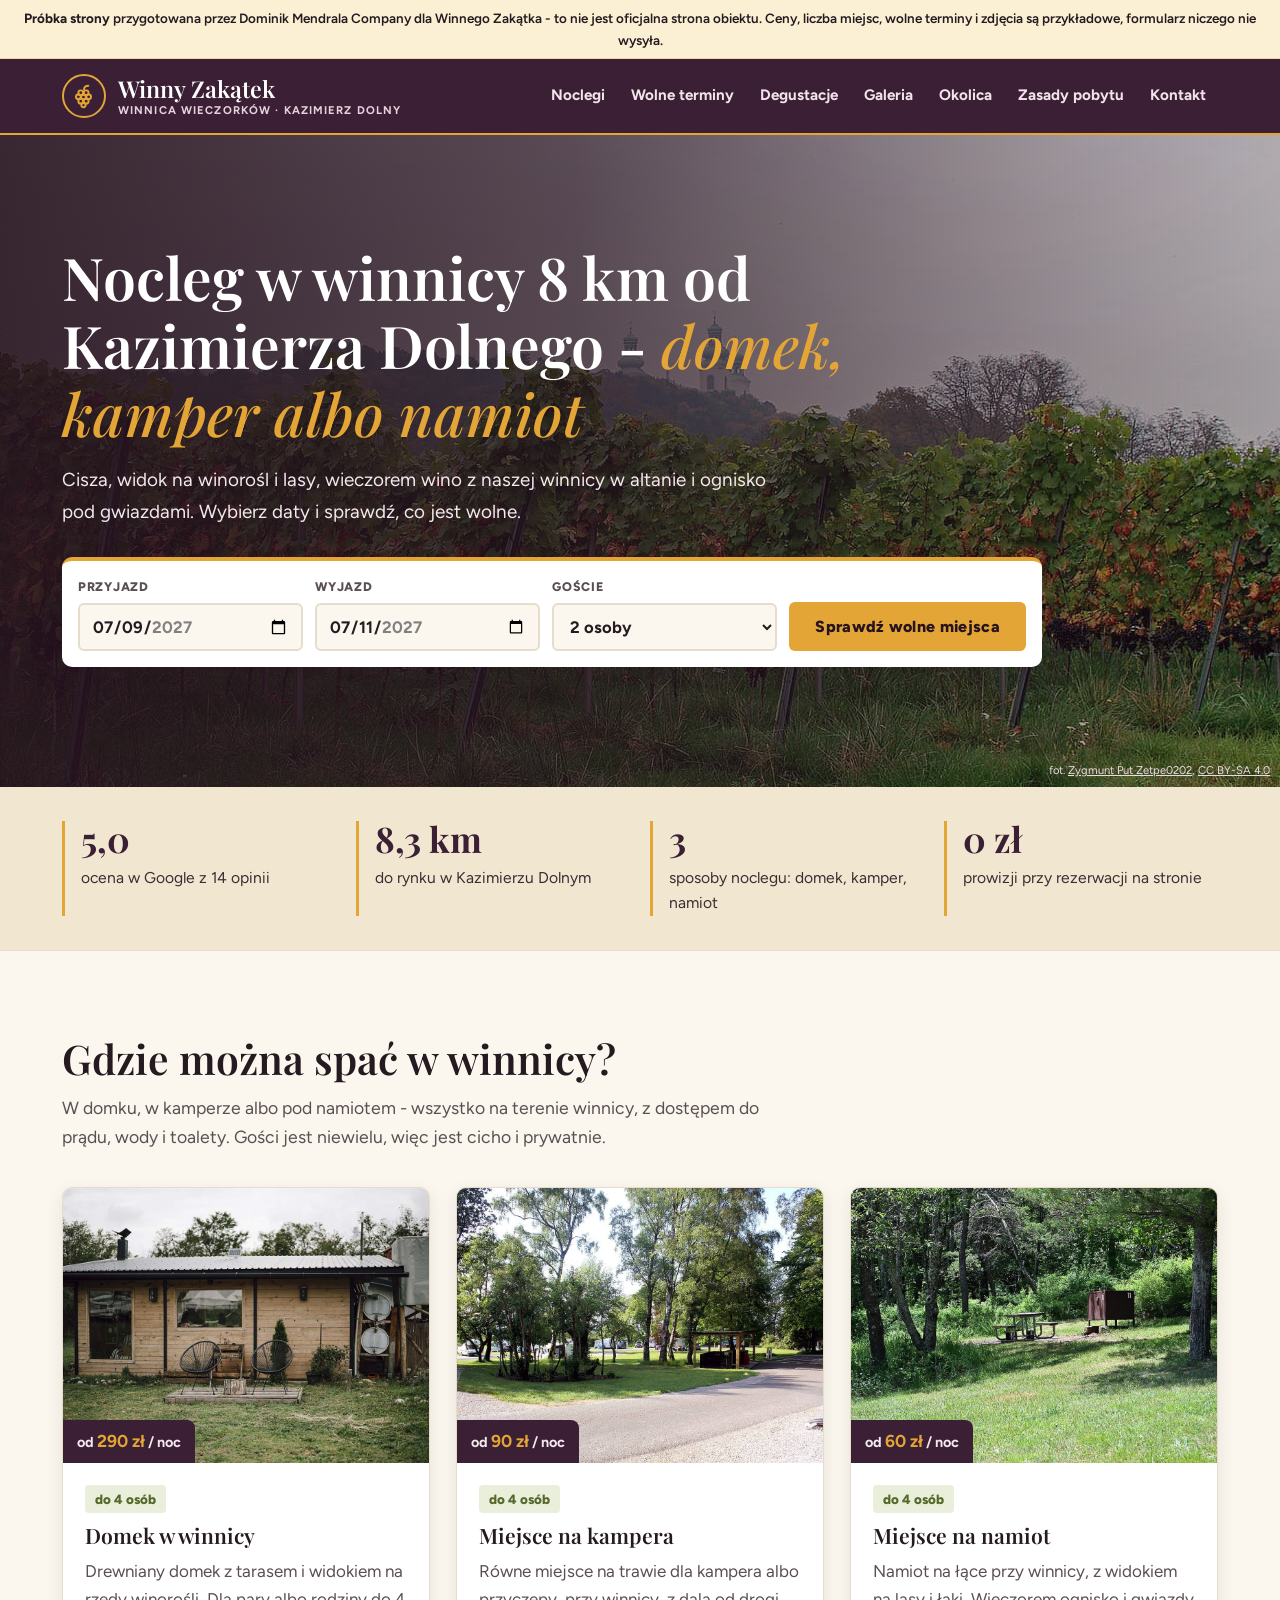
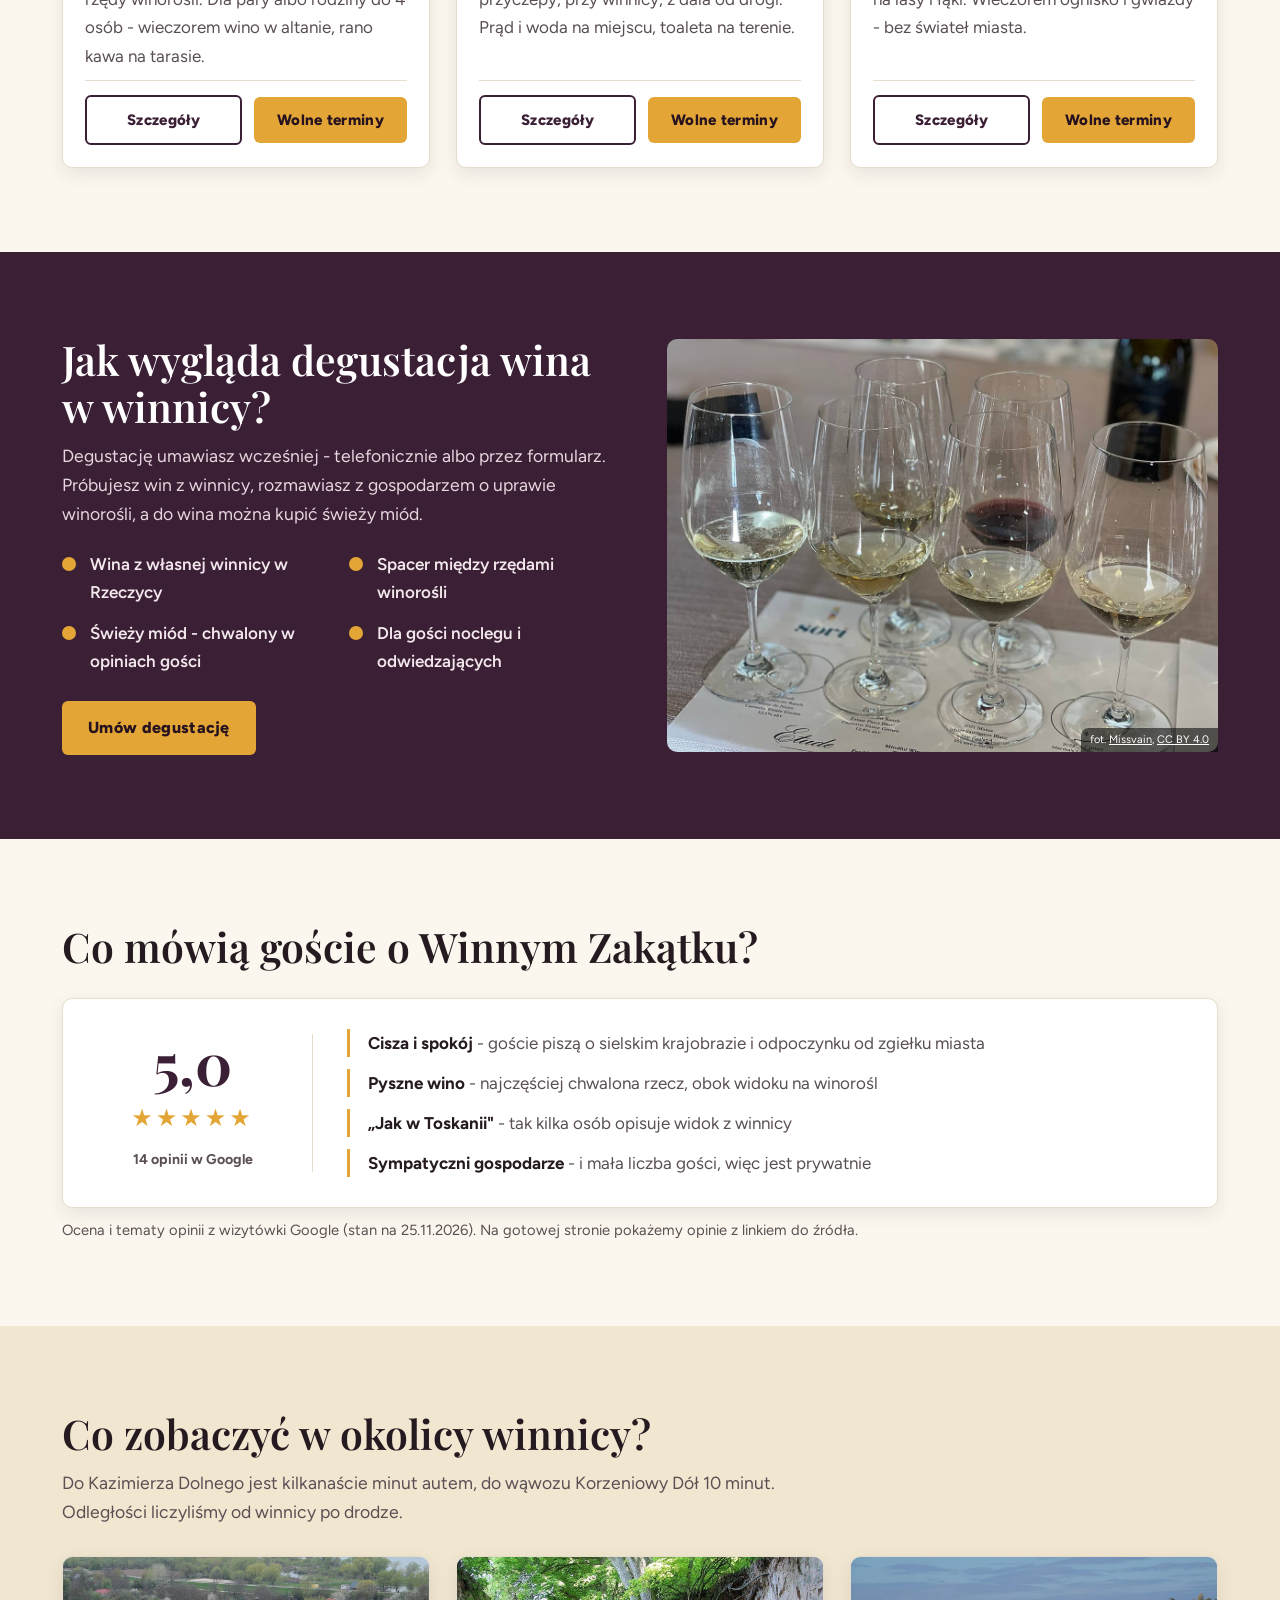
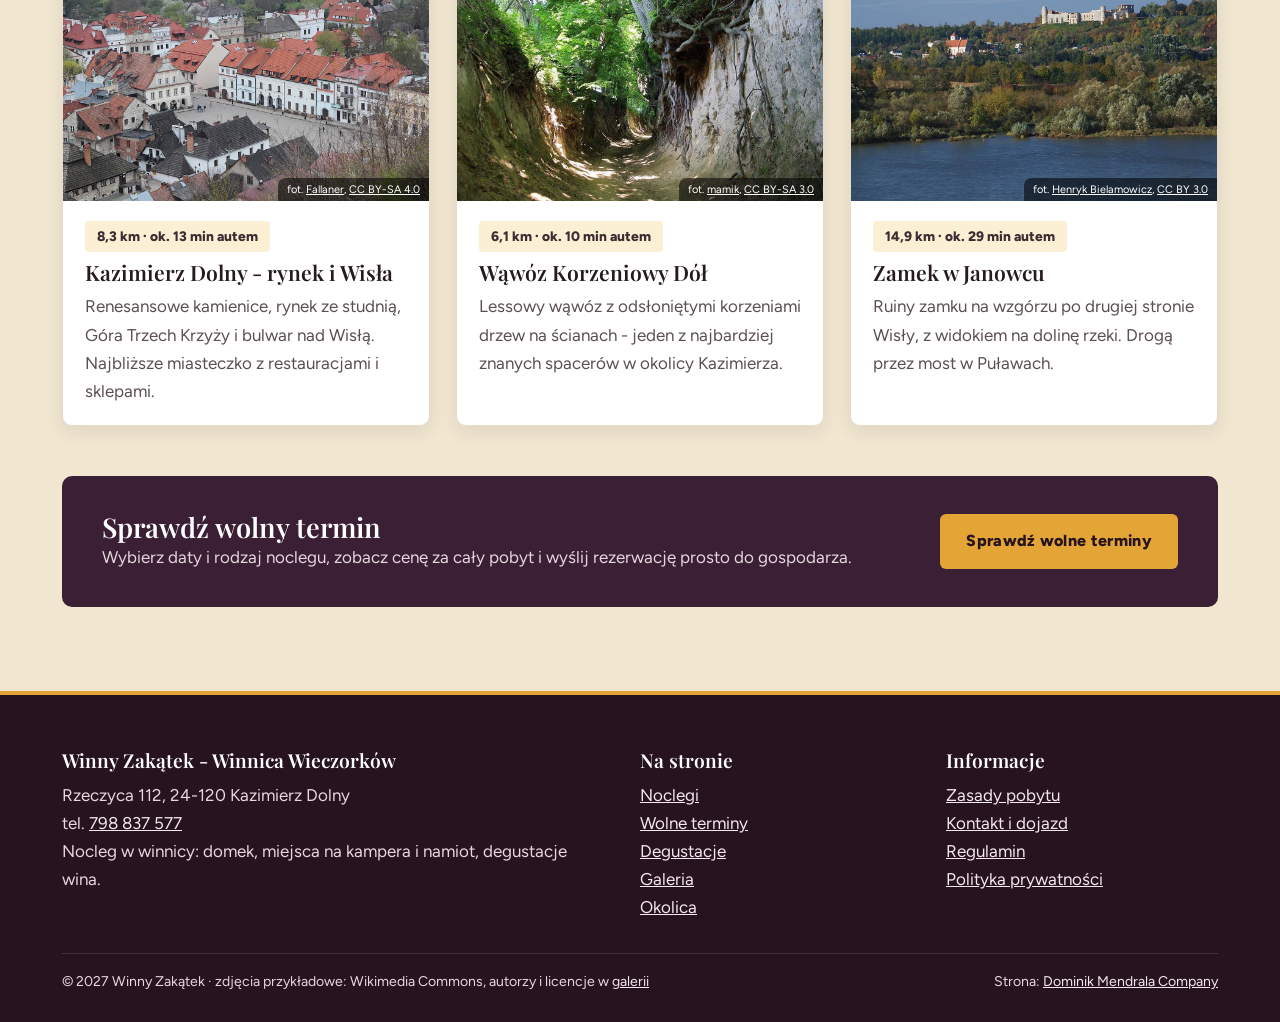
<file: index.html>
<!DOCTYPE html>
<html lang="pl">
<head>
<meta charset="UTF-8">
<meta name="viewport" content="width=device-width, initial-scale=1">
<title>Noclegi w winnicy koło Kazimierza Dolnego - domek, kamper, namiot</title>
<meta name="description" content="Winny Zakątek w Rzeczycy, 8 km od Kazimierza Dolnego: domek, miejsca na kampera i namiot w winnicy, degustacje wina, ognisko i cisza. Sprawdź wolne terminy.">
<meta name="robots" content="noindex, nofollow">
<link rel="preconnect" href="https://fonts.googleapis.com">
<link rel="preconnect" href="https://fonts.gstatic.com" crossorigin>
<link rel="stylesheet" href="https://fonts.googleapis.com/css2?family=Playfair+Display:ital,wght@0,500;0,600;0,700;1,500&family=Figtree:wght@400;500;600;700;800&display=swap">
<link rel="stylesheet" href="assets/style.css?v=20261125f">
</head>
<body data-base="" data-page="start">
<div class="demo-bar"><span class="db-long"><b>Próbka strony</b> przygotowana przez Dominik Mendrala Company dla Winnego Zakątka - to nie jest oficjalna strona obiektu. Ceny, liczba miejsc, wolne terminy i zdjęcia są przykładowe, formularz niczego nie wysyła.</span><span class="db-short"><b>Próbka strony</b> - ceny, terminy i zdjęcia przykładowe</span></div>
<header>
  <div class="wrap nav">
    <a class="logo" href="./" aria-label="Winny Zakątek - strona główna">
      <span class="logo-mark"><svg width="26" height="26" viewBox="0 0 24 24" fill="none" stroke="currentColor" stroke-width="1.8" stroke-linecap="round" stroke-linejoin="round" aria-hidden="true"><path d="M12 6c0-2 1.5-3.5 4-3.5"/><circle cx="9" cy="9" r="2.2"/><circle cx="14" cy="9" r="2.2"/><circle cx="11.5" cy="13" r="2.2"/><circle cx="6.8" cy="12.8" r="2.2"/><circle cx="16.3" cy="12.8" r="2.2"/><circle cx="9" cy="16.8" r="2.2"/><circle cx="14" cy="16.8" r="2.2"/><circle cx="11.5" cy="20.4" r="2"/></svg></span>
      <span class="logo-txt">Winny Zakątek<small>Winnica Wieczorków · Kazimierz Dolny</small></span>
    </a>
    <ul class="menu"><li><a href="noclegi/">Noclegi</a></li><li><a href="rezerwacja/">Wolne terminy</a></li><li><a href="degustacje/">Degustacje</a></li><li><a href="galeria/">Galeria</a></li><li><a href="okolica/">Okolica</a></li><li><a href="zasady-pobytu/">Zasady pobytu</a></li><li><a href="kontakt/">Kontakt</a></li></ul>
    <button class="burger" type="button" aria-label="Menu" aria-expanded="false" onclick="const h=this.closest('header');h.classList.toggle('open');this.setAttribute('aria-expanded',h.classList.contains('open'))"><span></span><span></span><span></span></button>
  </div>
</header>
<main>
<section class="hero">
  <img src="img/winnica-na-wzgorzach.jpg" alt="Rzędy winorośli na wzgórzu w słoneczny dzień" fetchpriority="high" width="1280" height="754" class="hero-bg">
  <div class="wrap">

    <h1>Nocleg w winnicy 8 km od Kazimierza Dolnego - <em>domek, kamper albo namiot</em></h1>
    <p class="lead">Cisza, widok na winorośl i lasy, wieczorem wino z naszej winnicy w altanie i ognisko pod gwiazdami. Wybierz daty i sprawdź, co jest wolne.</p>
    <form class="search" id="searchForm" action="rezerwacja/" method="get">
      <label>Przyjazd<input type="date" id="sIn" name="in" min="2027-05-01" max="2027-09-30" value="2027-07-09" required></label>
      <label>Wyjazd<input type="date" id="sOut" name="out" min="2027-05-02" max="2027-10-01" value="2027-07-11" required></label>
      <label>Goście
        <select id="sGuests" name="g"><option value="1">1 osoba</option><option value="2" selected>2 osoby</option><option value="3">3 osoby</option><option value="4">4 osoby</option></select>
      </label>
      <button class="btn btn-honey" type="submit">Sprawdź wolne miejsca</button>
    </form>
  </div>
  <span class="hero-credit">fot. <a href="https://commons.wikimedia.org/wiki/File:Vineyard,_W%C4%99drownik%C3%B3w_Av,_Bielany,_Krak%C3%B3w,_Poland.jpeg" rel="nofollow noopener" target="_blank">Zygmunt Put Zetpe0202</a>, <a href="https://creativecommons.org/licenses/by-sa/4.0/" rel="nofollow noopener" target="_blank">CC BY-SA 4.0</a></span>
</section>
<div class="facts"><div class="wrap">
    <div class="fact"><strong>5,0</strong><span>ocena w Google z 14 opinii</span></div>
    <div class="fact"><strong>8,3 km</strong><span>do rynku w Kazimierzu Dolnym</span></div>
    <div class="fact"><strong>3</strong><span>sposoby noclegu: domek, kamper, namiot</span></div>
    <div class="fact"><strong>0 zł</strong><span>prowizji przy rezerwacji na stronie</span></div>
  </div></div>
<section><div class="wrap">

  <h2>Gdzie można spać w winnicy?</h2>
  <p class="lead">W domku, w kamperze albo pod namiotem - wszystko na terenie winnicy, z dostępem do prądu, wody i toalety. Gości jest niewielu, więc jest cicho i prywatnie.</p>
  <div class="cards"><article class="card">
    <div class="card-img"><img src="img/domek-drewniany-na-wynajem.jpg" alt="Domek w winnicy" loading="lazy" width="1080" height="720"><span class="price-pill">od <b>290 zł</b> / noc</span></div>
    <div class="card-body"><span class="tag">do 4 osób</span><h3>Domek w winnicy</h3><p>Drewniany domek z tarasem i widokiem na rzędy winorośli. Dla pary albo rodziny do 4 osób - wieczorem wino w altanie, rano kawa na tarasie.</p>
    <div class="card-foot"><a class="btn btn-line" href="noclegi/#a">Szczegóły</a><a class="btn btn-honey" href="rezerwacja/?typ=a">Wolne terminy</a></div></div></article><article class="card">
    <div class="card-img"><img src="img/miejsce-na-kampera.jpg" alt="Miejsce na kampera" loading="lazy" width="1200" height="800"><span class="price-pill">od <b>90 zł</b> / noc</span></div>
    <div class="card-body"><span class="tag">do 4 osób</span><h3>Miejsce na kampera</h3><p>Równe miejsce na trawie dla kampera albo przyczepy, przy winnicy, z dala od drogi. Prąd i woda na miejscu, toaleta na terenie.</p>
    <div class="card-foot"><a class="btn btn-line" href="noclegi/#b">Szczegóły</a><a class="btn btn-honey" href="rezerwacja/?typ=b">Wolne terminy</a></div></div></article><article class="card">
    <div class="card-img"><img src="img/miejsce-na-namiot.jpg" alt="Miejsce na namiot" loading="lazy" width="1200" height="800"><span class="price-pill">od <b>60 zł</b> / noc</span></div>
    <div class="card-body"><span class="tag">do 4 osób</span><h3>Miejsce na namiot</h3><p>Namiot na łące przy winnicy, z widokiem na lasy i łąki. Wieczorem ognisko i gwiazdy - bez świateł miasta.</p>
    <div class="card-foot"><a class="btn btn-line" href="noclegi/#c">Szczegóły</a><a class="btn btn-honey" href="rezerwacja/?typ=c">Wolne terminy</a></div></div></article></div>
</div></section>
<section class="band-plum"><div class="wrap split">
  <div>

    <h2>Jak wygląda degustacja wina w winnicy?</h2>
    <p class="lead">Degustację umawiasz wcześniej - telefonicznie albo przez formularz. Próbujesz win z winnicy, rozmawiasz z gospodarzem o uprawie winorośli, a do wina można kupić świeży miód.</p>
    <ul class="ticks light"><li>Wina z własnej winnicy w Rzeczycy</li><li>Spacer między rzędami winorośli</li><li>Świeży miód - chwalony w opiniach gości</li><li>Dla gości noclegu i odwiedzających</li></ul>
    <p style="margin-top:26px"><a class="btn btn-honey" href="degustacje/">Umów degustację</a></p>
  </div>
  <figure class="ph-fig"><img src="img/degustacja-win-kieliszki.jpg" alt="Kieliszki z białym i czerwonym winem na degustacji" loading="lazy" width="1200" height="900"><figcaption>fot. <a href="https://commons.wikimedia.org/wiki/File:Mindful_wine_tasting_-_February_2023_-_Sarah_Stierch_02.jpg" rel="nofollow noopener" target="_blank">Missvain</a>, <a href="https://creativecommons.org/licenses/by/4.0/" rel="nofollow noopener" target="_blank">CC BY 4.0</a></figcaption></figure>
</div></section>
<section><div class="wrap">

  <h2>Co mówią goście o Winnym Zakątku?</h2>
  <div class="rating-box">
    <div class="rb-score"><b>5,0</b><span class="stars" aria-hidden="true">★★★★★</span><small>14 opinii w Google</small></div>
    <ul class="rb-topics">
      <li><b>Cisza i spokój</b> - goście piszą o sielskim krajobrazie i odpoczynku od zgiełku miasta</li>
      <li><b>Pyszne wino</b> - najczęściej chwalona rzecz, obok widoku na winorośl</li>
      <li><b>„Jak w Toskanii"</b> - tak kilka osób opisuje widok z winnicy</li>
      <li><b>Sympatyczni gospodarze</b> - i mała liczba gości, więc jest prywatnie</li>
    </ul>
  </div>
  <p class="note">Ocena i tematy opinii z wizytówki Google (stan na 25.11.2026). Na gotowej stronie pokażemy opinie z linkiem do źródła.</p>
</div></section>
<section class="band-loess"><div class="wrap">

  <h2>Co zobaczyć w okolicy winnicy?</h2>
  <p class="lead">Do Kazimierza Dolnego jest kilkanaście minut autem, do wąwozu Korzeniowy Dół 10 minut. Odległości liczyliśmy od winnicy po drodze.</p>
  <div class="attr-grid"><article class="attr"><figure><img src="img/kazimierz-dolny-panorama.jpg" alt="Rynek w Kazimierzu Dolnym z kamienicami i Wisłą w tle" loading="lazy" width="1200" height="800"><figcaption>fot. <a href="https://commons.wikimedia.org/wiki/File:Kazimierz_Dolny_Market_Square_2017_P02.jpg" rel="nofollow noopener" target="_blank">Fallaner</a>, <a href="https://creativecommons.org/licenses/by-sa/4.0/" rel="nofollow noopener" target="_blank">CC BY-SA 4.0</a></figcaption></figure><div class="attr-body"><span class="km">8,3 km · ok. 13 min autem</span><h3>Kazimierz Dolny - rynek i Wisła</h3><p>Renesansowe kamienice, rynek ze studnią, Góra Trzech Krzyży i bulwar nad Wisłą. Najbliższe miasteczko z restauracjami i sklepami.</p></div></article><article class="attr"><figure><img src="img/wawoz-korzeniowy-dol.jpg" alt="Lessowy wąwóz Korzeniowy Dół z korzeniami drzew na ścianach" loading="lazy" width="1200" height="859"><figcaption>fot. <a href="https://commons.wikimedia.org/wiki/File:Kazimierz_Dolny,_Korzeniowy_D%C3%B3%C5%82_-_fotopolska.eu_(114825).jpg" rel="nofollow noopener" target="_blank">mamik</a>, <a href="https://creativecommons.org/licenses/by-sa/3.0/" rel="nofollow noopener" target="_blank">CC BY-SA 3.0</a></figcaption></figure><div class="attr-body"><span class="km">6,1 km · ok. 10 min autem</span><h3>Wąwóz Korzeniowy Dół</h3><p>Lessowy wąwóz z odsłoniętymi korzeniami drzew na ścianach - jeden z najbardziej znanych spacerów w okolicy Kazimierza.</p></div></article><article class="attr"><figure><img src="img/zamek-w-janowcu.jpg" alt="Ruiny zamku w Janowcu na wzgórzu nad Wisłą" loading="lazy" width="1200" height="861"><figcaption>fot. <a href="https://commons.wikimedia.org/wiki/File:Janowiec,_zamek_(HB1).jpg" rel="nofollow noopener" target="_blank">Henryk Bielamowicz</a>, <a href="https://creativecommons.org/licenses/by/3.0/" rel="nofollow noopener" target="_blank">CC BY 3.0</a></figcaption></figure><div class="attr-body"><span class="km">14,9 km · ok. 29 min autem</span><h3>Zamek w Janowcu</h3><p>Ruiny zamku na wzgórzu po drugiej stronie Wisły, z widokiem na dolinę rzeki. Drogą przez most w Puławach.</p></div></article></div>
  <div class="cta-band"><div><h3>Sprawdź wolny termin</h3><p>Wybierz daty i rodzaj noclegu, zobacz cenę za cały pobyt i wyślij rezerwację prosto do gospodarza.</p></div><a class="btn" href="rezerwacja/">Sprawdź wolne terminy</a></div>
</div></section>
</main>
<footer>
  <div class="wrap">
    <div class="foot">
      <div>
        <h4>Winny Zakątek - Winnica Wieczorków</h4>
        <p>Rzeczyca 112, 24-120 Kazimierz Dolny<br>tel. <a href="tel:+48798837577">798 837 577</a><br>Nocleg w winnicy: domek, miejsca na kampera i namiot, degustacje wina.</p>
      </div>
      <div>
        <h4>Na stronie</h4>
        <p><a href="noclegi/">Noclegi</a><br><a href="rezerwacja/">Wolne terminy</a><br><a href="degustacje/">Degustacje</a><br><a href="galeria/">Galeria</a><br><a href="okolica/">Okolica</a></p>
      </div>
      <div>
        <h4>Informacje</h4>
        <p><a href="zasady-pobytu/">Zasady pobytu</a><br><a href="kontakt/">Kontakt i dojazd</a><br><a href="#">Regulamin</a><br><a href="#">Polityka prywatności</a></p>
      </div>
    </div>
    <div class="copy"><span>© 2027 Winny Zakątek · zdjęcia przykładowe: Wikimedia Commons, autorzy i licencje w <a href="galeria/#zrodla">galerii</a></span><span>Strona: <a href="https://dmcompany.com.pl">Dominik Mendrala Company</a></span></div>
  </div>
</footer>
<a class="btn btn-honey mobile-cta" href="rezerwacja/">Sprawdź wolne terminy</a>

<script src="assets/app.js?v=20261125f"></script>
</body>
</html>
</file>
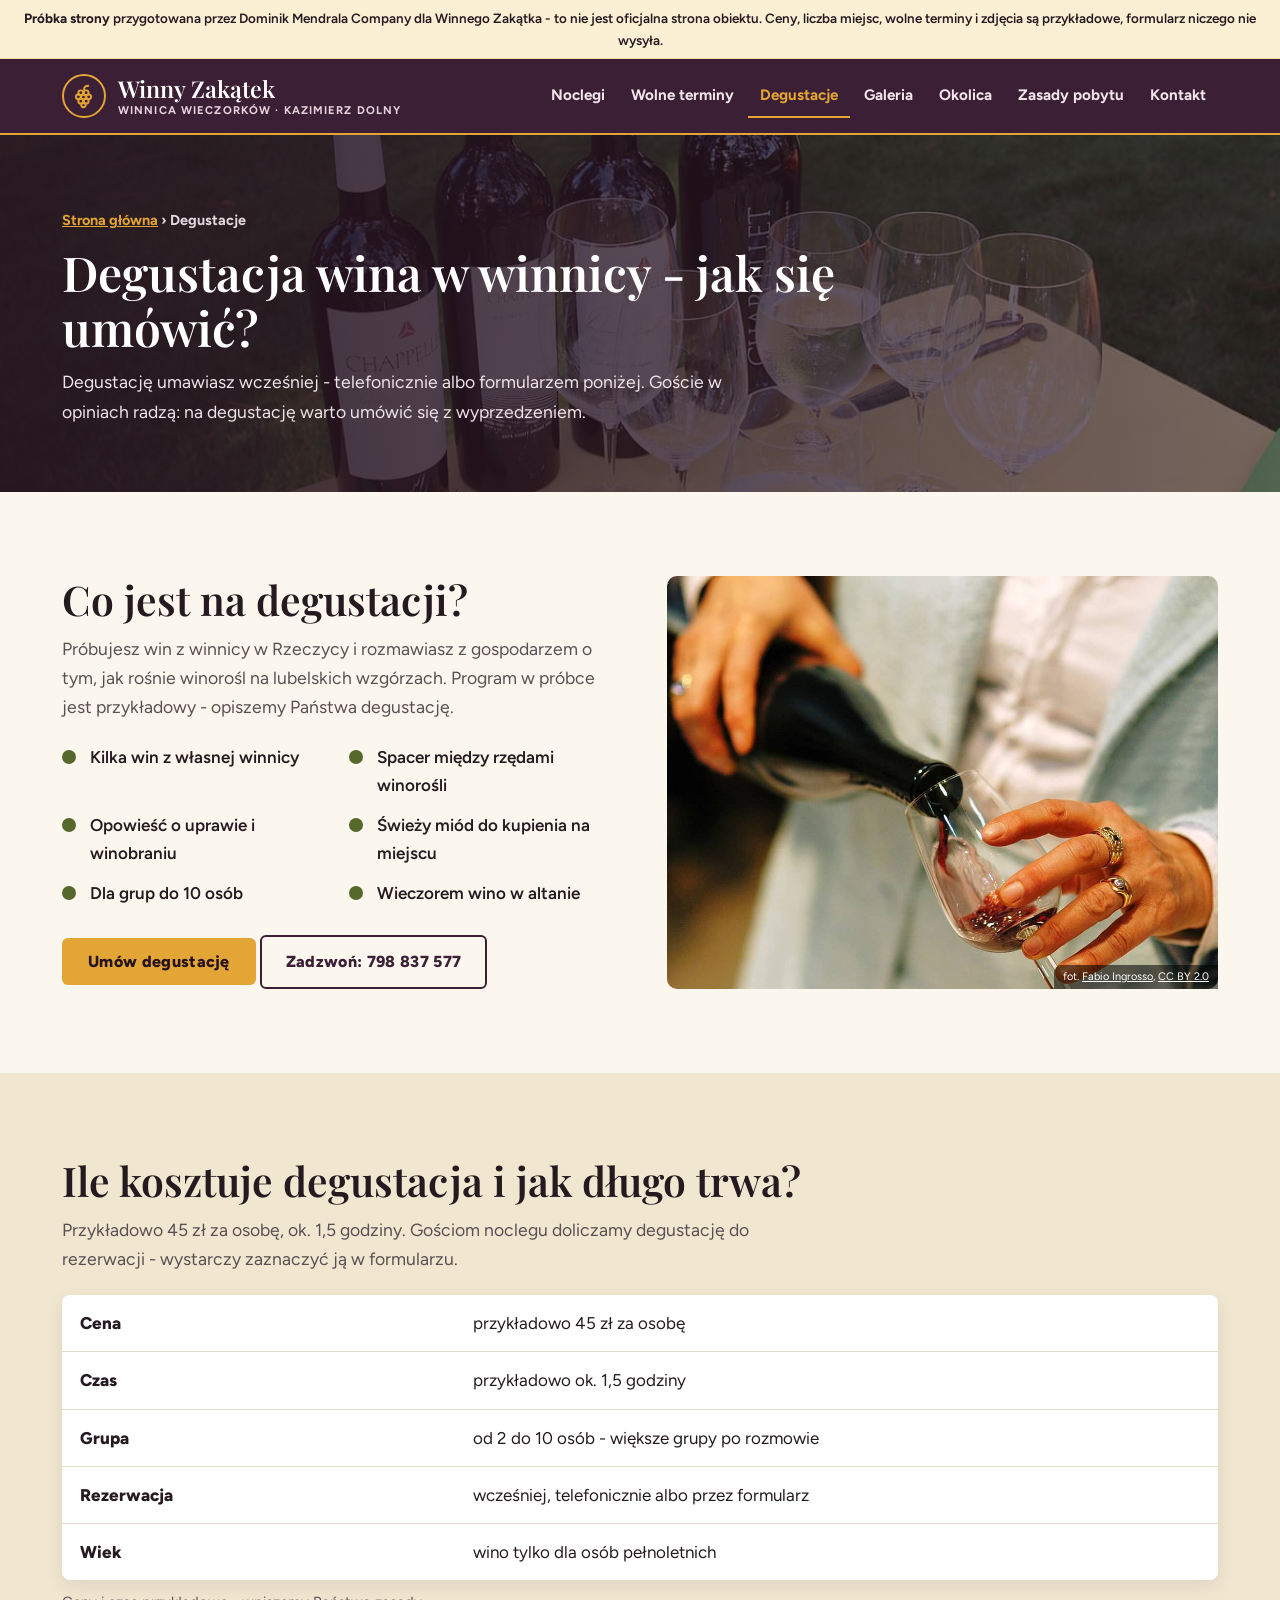
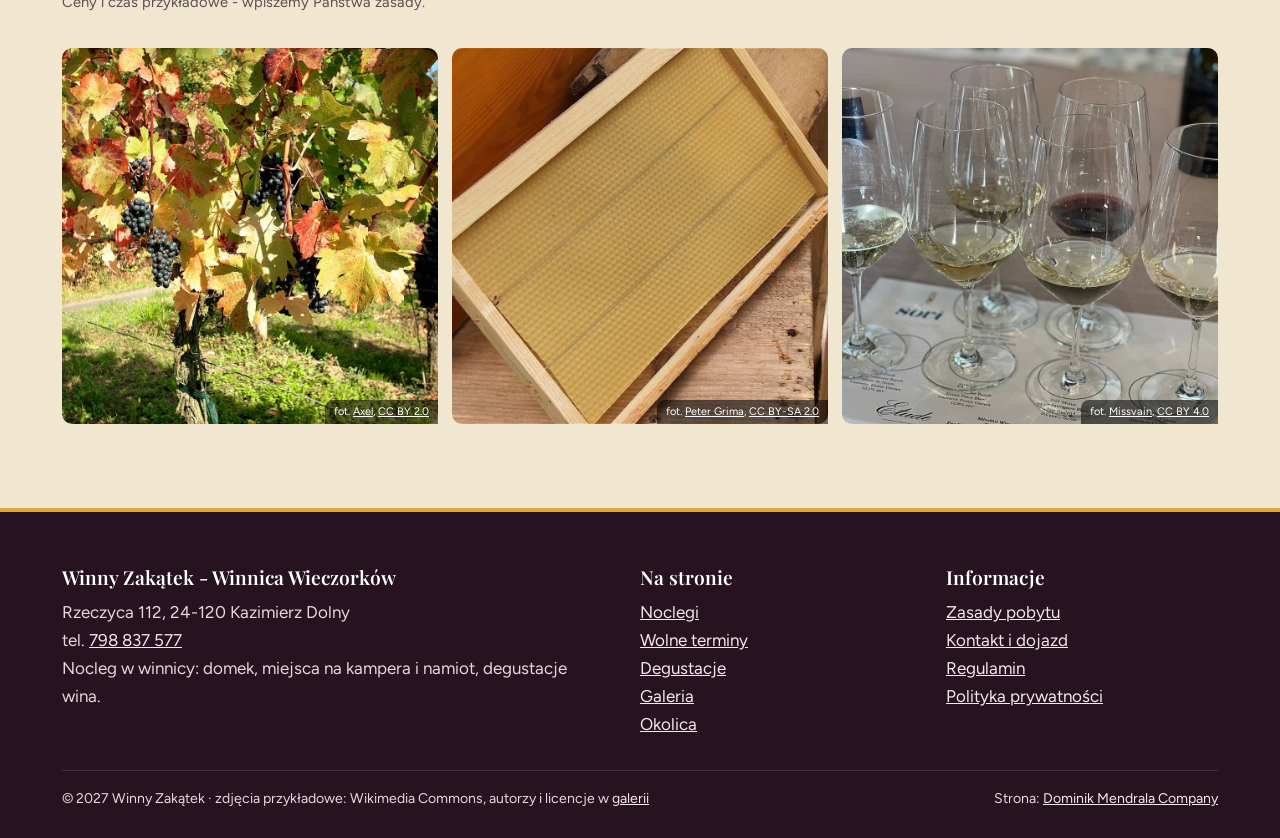
<file: degustacje/index.html>
<!DOCTYPE html>
<html lang="pl">
<head>
<meta charset="UTF-8">
<meta name="viewport" content="width=device-width, initial-scale=1">
<title>Degustacja wina w winnicy koło Kazimierza Dolnego - jak się umówić</title>
<meta name="description" content="Degustacja win w Winnym Zakątku w Rzeczycy, 8 km od Kazimierza Dolnego: dla gości noclegu i odwiedzających, po wcześniejszym umówieniu. Wino, winnica i miód.">
<meta name="robots" content="noindex, nofollow">
<link rel="preconnect" href="https://fonts.googleapis.com">
<link rel="preconnect" href="https://fonts.gstatic.com" crossorigin>
<link rel="stylesheet" href="https://fonts.googleapis.com/css2?family=Playfair+Display:ital,wght@0,500;0,600;0,700;1,500&family=Figtree:wght@400;500;600;700;800&display=swap">
<link rel="stylesheet" href="../assets/style.css?v=20261125f">
</head>
<body data-base="../" data-page="degustacje">
<div class="demo-bar"><span class="db-long"><b>Próbka strony</b> przygotowana przez Dominik Mendrala Company dla Winnego Zakątka - to nie jest oficjalna strona obiektu. Ceny, liczba miejsc, wolne terminy i zdjęcia są przykładowe, formularz niczego nie wysyła.</span><span class="db-short"><b>Próbka strony</b> - ceny, terminy i zdjęcia przykładowe</span></div>
<header>
  <div class="wrap nav">
    <a class="logo" href="../" aria-label="Winny Zakątek - strona główna">
      <span class="logo-mark"><svg width="26" height="26" viewBox="0 0 24 24" fill="none" stroke="currentColor" stroke-width="1.8" stroke-linecap="round" stroke-linejoin="round" aria-hidden="true"><path d="M12 6c0-2 1.5-3.5 4-3.5"/><circle cx="9" cy="9" r="2.2"/><circle cx="14" cy="9" r="2.2"/><circle cx="11.5" cy="13" r="2.2"/><circle cx="6.8" cy="12.8" r="2.2"/><circle cx="16.3" cy="12.8" r="2.2"/><circle cx="9" cy="16.8" r="2.2"/><circle cx="14" cy="16.8" r="2.2"/><circle cx="11.5" cy="20.4" r="2"/></svg></span>
      <span class="logo-txt">Winny Zakątek<small>Winnica Wieczorków · Kazimierz Dolny</small></span>
    </a>
    <ul class="menu"><li><a href="../noclegi/">Noclegi</a></li><li><a href="../rezerwacja/">Wolne terminy</a></li><li><a href="../degustacje/" class="on" aria-current="page">Degustacje</a></li><li><a href="../galeria/">Galeria</a></li><li><a href="../okolica/">Okolica</a></li><li><a href="../zasady-pobytu/">Zasady pobytu</a></li><li><a href="../kontakt/">Kontakt</a></li></ul>
    <button class="burger" type="button" aria-label="Menu" aria-expanded="false" onclick="const h=this.closest('header');h.classList.toggle('open');this.setAttribute('aria-expanded',h.classList.contains('open'))"><span></span><span></span><span></span></button>
  </div>
</header>
<main>
<section class="page-hero" style="--bg:url('../img/wino-na-stole-w-ogrodzie.jpg')">
  <div class="wrap">
    <div class="crumbs"><a href="../">Strona główna</a> › Degustacje</div>
    <h1>Degustacja wina w winnicy - jak się umówić?</h1>
    <p>Degustację umawiasz wcześniej - telefonicznie albo formularzem poniżej. Goście w opiniach radzą: na degustację warto umówić się z wyprzedzeniem.</p>
  </div>
  <span class="sr-only">Butelki wina i kieliszki na stole w ogrodzie</span>
</section>
<section><div class="wrap split">
  <div>
    <h2>Co jest na degustacji?</h2>
    <p class="lead">Próbujesz win z winnicy w Rzeczycy i rozmawiasz z gospodarzem o tym, jak rośnie winorośl na lubelskich wzgórzach. Program w próbce jest przykładowy - opiszemy Państwa degustację.</p>
    <ul class="ticks"><li>Kilka win z własnej winnicy</li><li>Spacer między rzędami winorośli</li><li>Opowieść o uprawie i winobraniu</li><li>Świeży miód do kupienia na miejscu</li><li>Dla grup do 10 osób</li><li>Wieczorem wino w altanie</li></ul>
    <p style="margin-top:28px"><button class="btn btn-honey" type="button" id="tasteBtn">Umów degustację</button> <a class="btn btn-line" href="tel:+48798837577">Zadzwoń: 798 837 577</a></p>
  </div>
  <figure class="ph-fig"><img src="../img/nalewanie-wina.jpg" alt="Nalewanie czerwonego wina do kieliszka" loading="lazy" width="1200" height="798"><figcaption>fot. <a href="https://commons.wikimedia.org/wiki/File:Wine_being_poured_into_a_glass.jpg" rel="nofollow noopener" target="_blank">Fabio Ingrosso</a>, <a href="https://creativecommons.org/licenses/by/2.0/" rel="nofollow noopener" target="_blank">CC BY 2.0</a></figcaption></figure>
</div></section>
<section class="band-loess"><div class="wrap">
  <h2>Ile kosztuje degustacja i jak długo trwa?</h2>
  <p class="lead">Przykładowo 45 zł za osobę, ok. 1,5 godziny. Gościom noclegu doliczamy degustację do rezerwacji - wystarczy zaznaczyć ją w formularzu.</p>
  <table><tbody>
    <tr><th>Cena</th><td>przykładowo 45 zł za osobę</td></tr>
    <tr><th>Czas</th><td>przykładowo ok. 1,5 godziny</td></tr>
    <tr><th>Grupa</th><td>od 2 do 10 osób - większe grupy po rozmowie</td></tr>
    <tr><th>Rezerwacja</th><td>wcześniej, telefonicznie albo przez formularz</td></tr>
    <tr><th>Wiek</th><td>wino tylko dla osób pełnoletnich</td></tr>
  </tbody></table>
  <p class="note">Ceny i czas przykładowe - wpiszemy Państwa zasady.</p>
  <div class="mini-gal"><figure class="ph-fig"><img src="../img/winogrona-na-krzewie.jpg" alt="Kiście ciemnych winogron na krzewie winorośli" loading="lazy" width="1200" height="900"><figcaption>fot. <a href="https://commons.wikimedia.org/wiki/File:Domina_grapes_on_the_vine.jpg" rel="nofollow noopener" target="_blank">Axel</a>, <a href="https://creativecommons.org/licenses/by/2.0/" rel="nofollow noopener" target="_blank">CC BY 2.0</a></figcaption></figure><figure class="ph-fig"><img src="../img/plaster-miodu.jpg" alt="Plaster miodu z pasieki" loading="lazy" width="1200" height="900"><figcaption>fot. <a href="https://commons.wikimedia.org/wiki/File:Maltese_honey_comb.jpg" rel="nofollow noopener" target="_blank">Peter Grima</a>, <a href="https://creativecommons.org/licenses/by-sa/2.0/" rel="nofollow noopener" target="_blank">CC BY-SA 2.0</a></figcaption></figure><figure class="ph-fig"><img src="../img/degustacja-win-kieliszki.jpg" alt="Kieliszki z winem podczas degustacji" loading="lazy" width="1200" height="900"><figcaption>fot. <a href="https://commons.wikimedia.org/wiki/File:Mindful_wine_tasting_-_February_2023_-_Sarah_Stierch_02.jpg" rel="nofollow noopener" target="_blank">Missvain</a>, <a href="https://creativecommons.org/licenses/by/4.0/" rel="nofollow noopener" target="_blank">CC BY 4.0</a></figcaption></figure></div>
</div></section>
</main>
<footer>
  <div class="wrap">
    <div class="foot">
      <div>
        <h4>Winny Zakątek - Winnica Wieczorków</h4>
        <p>Rzeczyca 112, 24-120 Kazimierz Dolny<br>tel. <a href="tel:+48798837577">798 837 577</a><br>Nocleg w winnicy: domek, miejsca na kampera i namiot, degustacje wina.</p>
      </div>
      <div>
        <h4>Na stronie</h4>
        <p><a href="../noclegi/">Noclegi</a><br><a href="../rezerwacja/">Wolne terminy</a><br><a href="../degustacje/">Degustacje</a><br><a href="../galeria/">Galeria</a><br><a href="../okolica/">Okolica</a></p>
      </div>
      <div>
        <h4>Informacje</h4>
        <p><a href="../zasady-pobytu/">Zasady pobytu</a><br><a href="../kontakt/">Kontakt i dojazd</a><br><a href="#">Regulamin</a><br><a href="#">Polityka prywatności</a></p>
      </div>
    </div>
    <div class="copy"><span>© 2027 Winny Zakątek · zdjęcia przykładowe: Wikimedia Commons, autorzy i licencje w <a href="../galeria/#zrodla">galerii</a></span><span>Strona: <a href="https://dmcompany.com.pl">Dominik Mendrala Company</a></span></div>
  </div>
</footer>
<a class="btn btn-honey mobile-cta" href="../rezerwacja/">Sprawdź wolne terminy</a>
<div class="modal" id="modal" role="dialog" aria-label="Umów degustację">
  <div class="modal-box">
    <button class="x" id="mClose" aria-label="Zamknij">×</button>
    <div id="mForm">
      <h3>Umów degustację wina</h3>
      <p class="muted" style="margin-top:6px">Wybierz dzień i godzinę - gospodarz potwierdzi termin telefonicznie albo mailem.</p>
      <form id="tasteForm">
        <div class="two">
          <label class="f">Dzień<input type="date" required min="2027-05-01" max="2027-09-30" value="2027-06-12"></label>
          <label class="f">Godzina<select><option>12:00</option><option selected>15:00</option><option>17:00</option></select></label>
        </div>
        <label class="f">Liczba osób<select id="tN"><option>2</option><option>3</option><option>4</option><option>5</option><option>6</option><option>8</option><option>10</option></select></label>
        <label class="f">Imię i nazwisko<input required autocomplete="name" placeholder="Jan Kowalski"></label>
        <label class="f">Telefon<input type="tel" required autocomplete="tel" placeholder="500 000 000"></label>
        <label class="f">E-mail<input type="email" required autocomplete="email" placeholder="jan.kowalski@example.com"></label>
        <label class="chk"><input type="checkbox" required> Mam ukończone 18 lat. Zapoznałem się z polityką prywatności - dane służą tylko do umówienia degustacji.</label>
        <div class="sum-total modal-total"><span>Przykładowo</span><b id="tTotal">90 zł</b></div>
        <button class="btn btn-honey" style="width:100%" type="submit">Wyślij zapytanie</button>
      </form>
    </div>
    <div class="ok-msg" id="mOk">
      <div class="ico">✓</div>
      <h3>Dziękujemy!</h3>
      <p class="muted" style="margin-top:8px">Na prawdziwej stronie zapytanie trafia od razu na maila gospodarza. W próbce nic nie zostało wysłane.</p>
    </div>
  </div>
</div>

<script src="../assets/app.js?v=20261125f"></script>
</body>
</html>
</file>
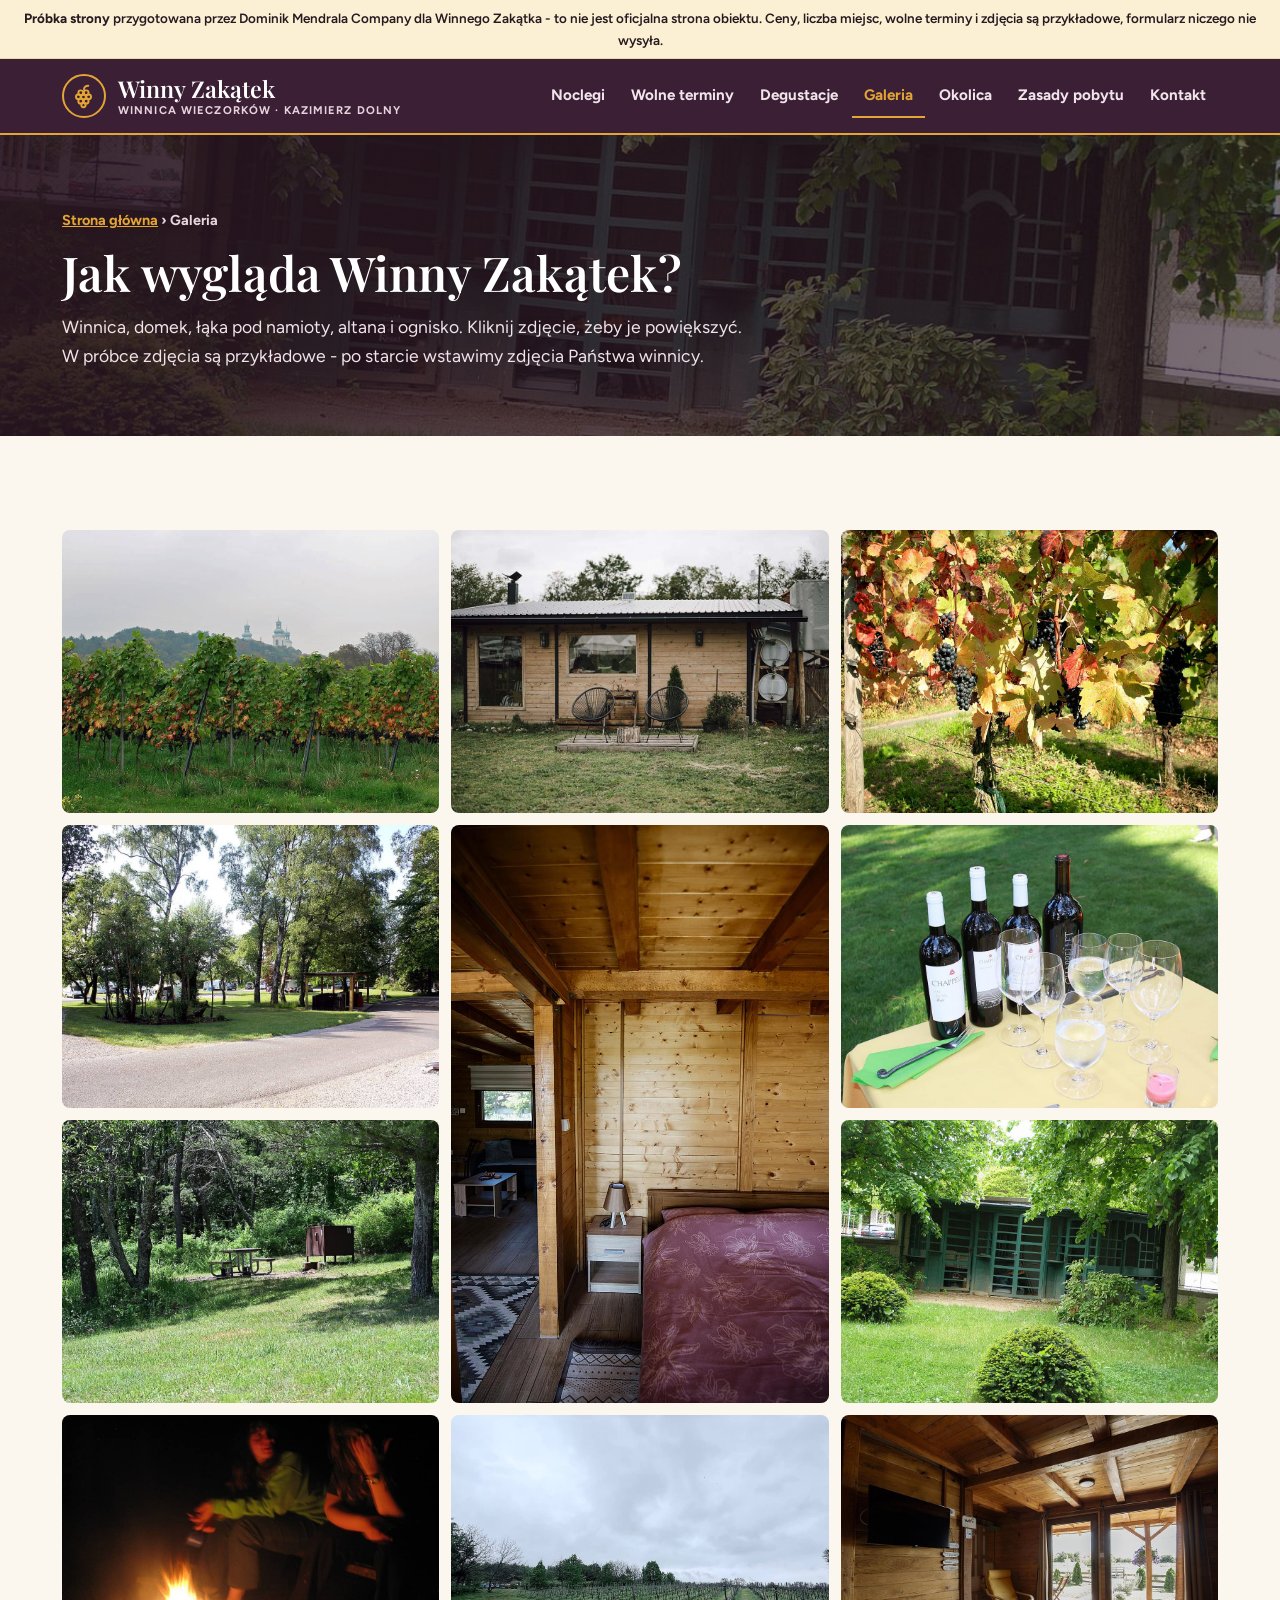
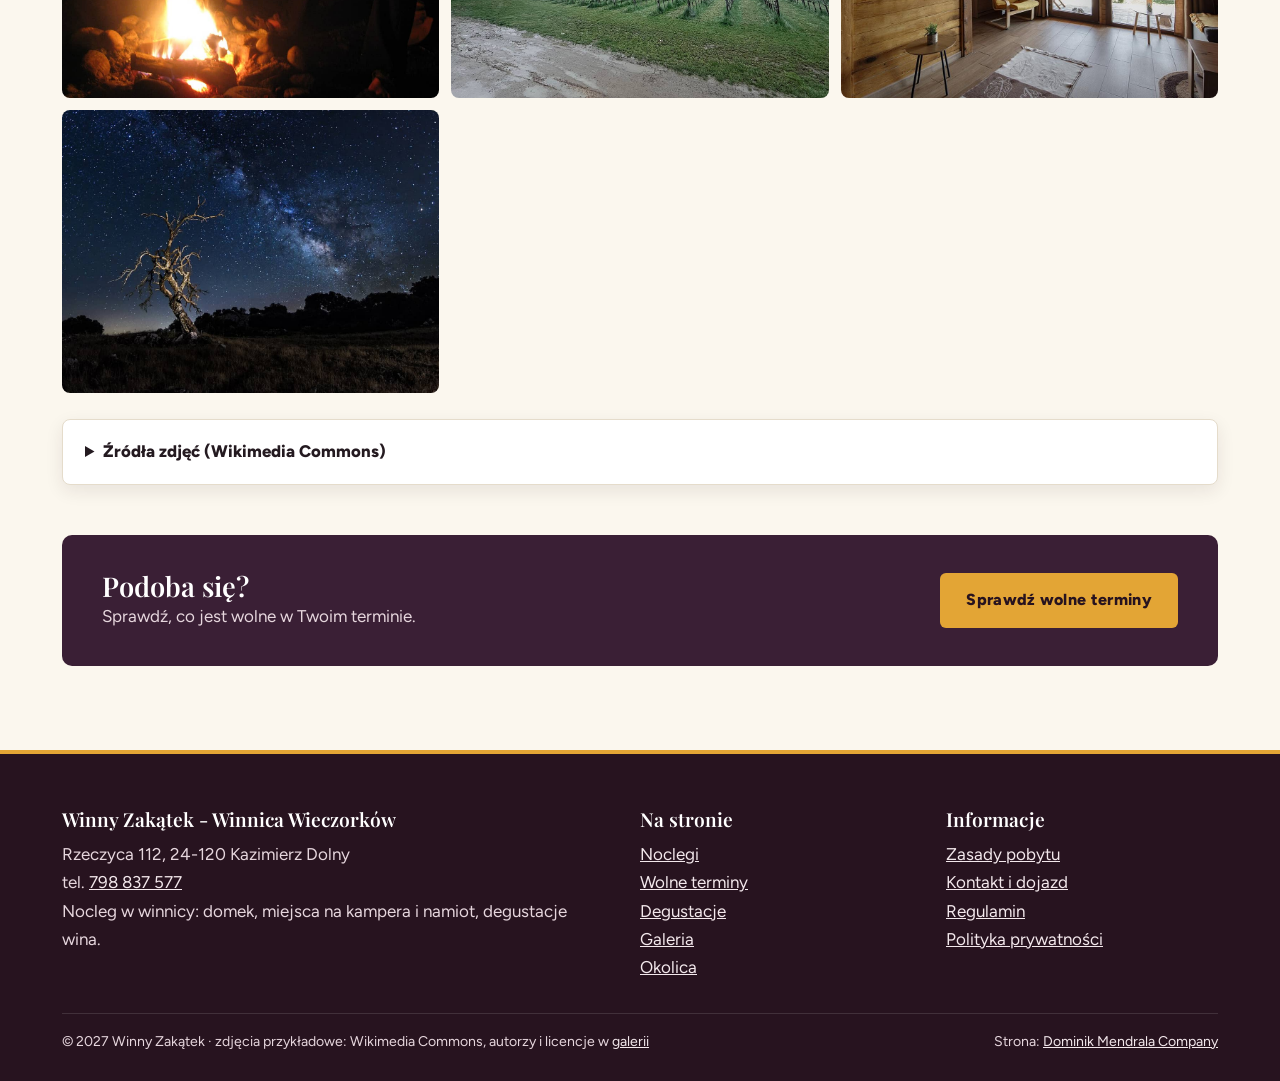
<file: galeria/index.html>
<!DOCTYPE html>
<html lang="pl">
<head>
<meta charset="UTF-8">
<meta name="viewport" content="width=device-width, initial-scale=1">
<title>Zdjęcia winnicy w Rzeczycy - winorośl, domek, pole namiotowe</title>
<meta name="description" content="Zdjęcia Winnego Zakątka: winnica, domek, miejsca na kampera i namiot, altana i ognisko. Kliknij zdjęcie, żeby je powiększyć.">
<meta name="robots" content="noindex, nofollow">
<link rel="preconnect" href="https://fonts.googleapis.com">
<link rel="preconnect" href="https://fonts.gstatic.com" crossorigin>
<link rel="stylesheet" href="https://fonts.googleapis.com/css2?family=Playfair+Display:ital,wght@0,500;0,600;0,700;1,500&family=Figtree:wght@400;500;600;700;800&display=swap">
<link rel="stylesheet" href="../assets/style.css?v=20261125f">
</head>
<body data-base="../" data-page="galeria">
<div class="demo-bar"><span class="db-long"><b>Próbka strony</b> przygotowana przez Dominik Mendrala Company dla Winnego Zakątka - to nie jest oficjalna strona obiektu. Ceny, liczba miejsc, wolne terminy i zdjęcia są przykładowe, formularz niczego nie wysyła.</span><span class="db-short"><b>Próbka strony</b> - ceny, terminy i zdjęcia przykładowe</span></div>
<header>
  <div class="wrap nav">
    <a class="logo" href="../" aria-label="Winny Zakątek - strona główna">
      <span class="logo-mark"><svg width="26" height="26" viewBox="0 0 24 24" fill="none" stroke="currentColor" stroke-width="1.8" stroke-linecap="round" stroke-linejoin="round" aria-hidden="true"><path d="M12 6c0-2 1.5-3.5 4-3.5"/><circle cx="9" cy="9" r="2.2"/><circle cx="14" cy="9" r="2.2"/><circle cx="11.5" cy="13" r="2.2"/><circle cx="6.8" cy="12.8" r="2.2"/><circle cx="16.3" cy="12.8" r="2.2"/><circle cx="9" cy="16.8" r="2.2"/><circle cx="14" cy="16.8" r="2.2"/><circle cx="11.5" cy="20.4" r="2"/></svg></span>
      <span class="logo-txt">Winny Zakątek<small>Winnica Wieczorków · Kazimierz Dolny</small></span>
    </a>
    <ul class="menu"><li><a href="../noclegi/">Noclegi</a></li><li><a href="../rezerwacja/">Wolne terminy</a></li><li><a href="../degustacje/">Degustacje</a></li><li><a href="../galeria/" class="on" aria-current="page">Galeria</a></li><li><a href="../okolica/">Okolica</a></li><li><a href="../zasady-pobytu/">Zasady pobytu</a></li><li><a href="../kontakt/">Kontakt</a></li></ul>
    <button class="burger" type="button" aria-label="Menu" aria-expanded="false" onclick="const h=this.closest('header');h.classList.toggle('open');this.setAttribute('aria-expanded',h.classList.contains('open'))"><span></span><span></span><span></span></button>
  </div>
</header>
<main>
<section class="page-hero" style="--bg:url('../img/altana-w-ogrodzie.jpg')">
  <div class="wrap">
    <div class="crumbs"><a href="../">Strona główna</a> › Galeria</div>
    <h1>Jak wygląda Winny Zakątek?</h1>
    <p>Winnica, domek, łąka pod namioty, altana i ognisko. Kliknij zdjęcie, żeby je powiększyć. W próbce zdjęcia są przykładowe - po starcie wstawimy zdjęcia Państwa winnicy.</p>
  </div>
  <span class="sr-only">Drewniana altana</span>
</section>
<section><div class="wrap">
  <div class="gallery" id="gallery"><button type="button"><img src="../img/winnica-na-wzgorzach.jpg" alt="Rzędy winorośli na wzgórzu" loading="lazy" width="1280" height="754"></button><button type="button"><img src="../img/domek-drewniany-na-wynajem.jpg" alt="Drewniany domek z tarasem" loading="lazy" width="1080" height="720"></button><button type="button"><img src="../img/winogrona-na-krzewie.jpg" alt="Kiście winogron na krzewie" loading="lazy" width="1200" height="900"></button><button type="button"><img src="../img/miejsce-na-kampera.jpg" alt="Kamper na trawiastym miejscu wśród drzew" loading="lazy" width="1200" height="800"></button><button type="button" class="tall"><img src="../img/sypialnia-domku-lozko-podwojne.jpg" alt="Sypialnia w domku z łóżkiem podwójnym" loading="lazy" width="760" height="1138"></button><button type="button"><img src="../img/wino-na-stole-w-ogrodzie.jpg" alt="Butelki wina i kieliszki na stole w ogrodzie" loading="lazy" width="1200" height="800"></button><button type="button"><img src="../img/miejsce-na-namiot.jpg" alt="Namiot na łące" loading="lazy" width="1200" height="800"></button><button type="button"><img src="../img/altana-w-ogrodzie.jpg" alt="Drewniana altana w ogrodzie" loading="lazy" width="1200" height="900"></button><button type="button"><img src="../img/ognisko-wieczorem.jpg" alt="Ognisko wieczorem" loading="lazy" width="1200" height="900"></button><button type="button"><img src="../img/rzedy-winorosli.jpg" alt="Młoda winnica w rzędach" loading="lazy" width="1200" height="900"></button><button type="button"><img src="../img/salon-domku-z-wyjsciem-na-taras.jpg" alt="Salon domku z wyjściem na taras" loading="lazy" width="1200" height="801"></button><button type="button"><img src="../img/gwiazdy-nad-winnica.jpg" alt="Niebo pełne gwiazd nad drzewem" loading="lazy" width="1200" height="794"></button></div>
  <details id="zrodla" style="margin-top:26px"><summary>Źródła zdjęć (Wikimedia Commons)</summary><p>„Vineyard, Wędrowników Av, Bielany, Kraków, Poland" - fot. <a href="https://commons.wikimedia.org/wiki/File:Vineyard,_W%C4%99drownik%C3%B3w_Av,_Bielany,_Krak%C3%B3w,_Poland.jpeg" rel="nofollow noopener" target="_blank">Zygmunt Put Zetpe0202</a>, <a href="https://creativecommons.org/licenses/by-sa/4.0/" rel="nofollow noopener" target="_blank">CC BY-SA 4.0</a><br>„Winnica w Marcyporebie" - fot. <a href="https://commons.wikimedia.org/wiki/File:Winnica_w_Marcyporebie.jpg" rel="nofollow noopener" target="_blank">Galileo01</a>, <a href="https://creativecommons.org/licenses/by/4.0/" rel="nofollow noopener" target="_blank">CC BY 4.0</a><br>„Domina grapes on the vine" - fot. <a href="https://commons.wikimedia.org/wiki/File:Domina_grapes_on_the_vine.jpg" rel="nofollow noopener" target="_blank">Axel</a>, <a href="https://creativecommons.org/licenses/by/2.0/" rel="nofollow noopener" target="_blank">CC BY 2.0</a><br>„Chapellett Bottles Table (3846400248)" - fot. <a href="https://commons.wikimedia.org/wiki/File:Chapellett_Bottles_Table_(3846400248).jpg" rel="nofollow noopener" target="_blank">Total Wine &amp; More</a>, <a href="https://creativecommons.org/licenses/by/2.0/" rel="nofollow noopener" target="_blank">CC BY 2.0</a><br>„Mindful wine tasting - February 2023 - Sarah Stierch 02" - fot. <a href="https://commons.wikimedia.org/wiki/File:Mindful_wine_tasting_-_February_2023_-_Sarah_Stierch_02.jpg" rel="nofollow noopener" target="_blank">Missvain</a>, <a href="https://creativecommons.org/licenses/by/4.0/" rel="nofollow noopener" target="_blank">CC BY 4.0</a><br>„Wine being poured into a glass" - fot. <a href="https://commons.wikimedia.org/wiki/File:Wine_being_poured_into_a_glass.jpg" rel="nofollow noopener" target="_blank">Fabio Ingrosso</a>, <a href="https://creativecommons.org/licenses/by/2.0/" rel="nofollow noopener" target="_blank">CC BY 2.0</a><br>„Tent Capsite at Big Meadows Campground Shenandoah 2022-06-19 12-22-56 1" - fot. <a href="https://commons.wikimedia.org/wiki/File:Tent_Capsite_at_Big_Meadows_Campground_Shenandoah_2022-06-19_12-22-56_1.jpg" rel="nofollow noopener" target="_blank">G. Edward Johnson</a>, <a href="https://creativecommons.org/licenses/by/4.0/" rel="nofollow noopener" target="_blank">CC BY 4.0</a><br>„Englethwaite Hall Caravan and Motorhome Club Campsite, Low Cotehill - geograph.org.uk - 7524249" - fot. <a href="https://commons.wikimedia.org/wiki/File:Englethwaite_Hall_Caravan_and_Motorhome_Club_Campsite,_Low_Cotehill_-_geograph.org.uk_-_7524249.jpg" rel="nofollow noopener" target="_blank">Jo and Steve Turner</a>, <a href="https://creativecommons.org/licenses/by-sa/2.0/" rel="nofollow noopener" target="_blank">CC BY-SA 2.0</a><br>„Campfire on our last evening (29290972265)" - fot. <a href="https://commons.wikimedia.org/wiki/File:Campfire_on_our_last_evening_(29290972265).jpg" rel="nofollow noopener" target="_blank">Helena Jacoba</a>, <a href="https://creativecommons.org/licenses/by/2.0/" rel="nofollow noopener" target="_blank">CC BY 2.0</a><br>„Maltese honey comb" - fot. <a href="https://commons.wikimedia.org/wiki/File:Maltese_honey_comb.jpg" rel="nofollow noopener" target="_blank">Peter Grima</a>, <a href="https://creativecommons.org/licenses/by-sa/2.0/" rel="nofollow noopener" target="_blank">CC BY-SA 2.0</a><br>„FZU AV CR Wooden Garden Gazebo" - fot. <a href="https://commons.wikimedia.org/wiki/File:FZU_AV_CR_Wooden_Garden_Gazebo.jpg" rel="nofollow noopener" target="_blank">Mojmir Churavy</a>, <a href="https://creativecommons.org/publicdomain/zero/1.0/" rel="nofollow noopener" target="_blank">CC0</a><br>„Dead Nature (78253423)" - fot. <a href="https://commons.wikimedia.org/wiki/File:Dead_Nature_(78253423).jpeg" rel="nofollow noopener" target="_blank">Edmundo Sáez</a>, <a href="https://creativecommons.org/licenses/by-sa/3.0/" rel="nofollow noopener" target="_blank">CC BY-SA 3.0</a><br>„Kazimierz Dolny Market Square 2017 P02" - fot. <a href="https://commons.wikimedia.org/wiki/File:Kazimierz_Dolny_Market_Square_2017_P02.jpg" rel="nofollow noopener" target="_blank">Fallaner</a>, <a href="https://creativecommons.org/licenses/by-sa/4.0/" rel="nofollow noopener" target="_blank">CC BY-SA 4.0</a><br>„Kazimierz Dolny, Korzeniowy Dół - fotopolska.eu (114825)" - fot. <a href="https://commons.wikimedia.org/wiki/File:Kazimierz_Dolny,_Korzeniowy_D%C3%B3%C5%82_-_fotopolska.eu_(114825).jpg" rel="nofollow noopener" target="_blank">mamik</a>, <a href="https://creativecommons.org/licenses/by-sa/3.0/" rel="nofollow noopener" target="_blank">CC BY-SA 3.0</a><br>„Janowiec, zamek (HB1)" - fot. <a href="https://commons.wikimedia.org/wiki/File:Janowiec,_zamek_(HB1).jpg" rel="nofollow noopener" target="_blank">Henryk Bielamowicz</a>, <a href="https://creativecommons.org/licenses/by/3.0/" rel="nofollow noopener" target="_blank">CC BY 3.0</a><br>„Kazimierz Dolny Sunset over Vistula 2017 P01" - fot. <a href="https://commons.wikimedia.org/wiki/File:Kazimierz_Dolny_Sunset_over_Vistula_2017_P01.jpg" rel="nofollow noopener" target="_blank">Fallaner</a>, <a href="https://creativecommons.org/licenses/by-sa/4.0/" rel="nofollow noopener" target="_blank">CC BY-SA 4.0</a><br>„Cozy wooden cabin in a tranquil setting with two chairs on a wooden deck in a natural environment" - fot. <a href="https://commons.wikimedia.org/wiki/File:Cozy_wooden_cabin_in_a_tranquil_setting_with_two_chairs_on_a_wooden_deck_in_a_natural_environment.jpg" rel="nofollow noopener" target="_blank">Shixart1985</a>, <a href="https://creativecommons.org/licenses/by/2.0/" rel="nofollow noopener" target="_blank">CC BY 2.0</a><br>„Cozy wooden cabin interior with a bed" - fot. <a href="https://commons.wikimedia.org/wiki/File:Cozy_wooden_cabin_interior_with_a_bed.jpg" rel="nofollow noopener" target="_blank">Shixart1985</a>, <a href="https://creativecommons.org/licenses/by/2.0/" rel="nofollow noopener" target="_blank">CC BY 2.0</a><br>„Cozy wooden cabin interior with kitchen" - fot. <a href="https://commons.wikimedia.org/wiki/File:Cozy_wooden_cabin_interior_with_kitchen.jpg" rel="nofollow noopener" target="_blank">Shixart1985</a>, <a href="https://creativecommons.org/licenses/by/2.0/" rel="nofollow noopener" target="_blank">CC BY 2.0</a><br>„Cozy wooden cabin interior with a view of the garden" - fot. <a href="https://commons.wikimedia.org/wiki/File:Cozy_wooden_cabin_interior_with_a_view_of_the_garden.jpg" rel="nofollow noopener" target="_blank">Shixart1985</a>, <a href="https://creativecommons.org/licenses/by/2.0/" rel="nofollow noopener" target="_blank">CC BY 2.0</a></p></details>
  <div class="cta-band"><div><h3>Podoba się?</h3><p>Sprawdź, co jest wolne w Twoim terminie.</p></div><a class="btn" href="../rezerwacja/">Sprawdź wolne terminy</a></div>
</div></section>
</main>
<footer>
  <div class="wrap">
    <div class="foot">
      <div>
        <h4>Winny Zakątek - Winnica Wieczorków</h4>
        <p>Rzeczyca 112, 24-120 Kazimierz Dolny<br>tel. <a href="tel:+48798837577">798 837 577</a><br>Nocleg w winnicy: domek, miejsca na kampera i namiot, degustacje wina.</p>
      </div>
      <div>
        <h4>Na stronie</h4>
        <p><a href="../noclegi/">Noclegi</a><br><a href="../rezerwacja/">Wolne terminy</a><br><a href="../degustacje/">Degustacje</a><br><a href="../galeria/">Galeria</a><br><a href="../okolica/">Okolica</a></p>
      </div>
      <div>
        <h4>Informacje</h4>
        <p><a href="../zasady-pobytu/">Zasady pobytu</a><br><a href="../kontakt/">Kontakt i dojazd</a><br><a href="#">Regulamin</a><br><a href="#">Polityka prywatności</a></p>
      </div>
    </div>
    <div class="copy"><span>© 2027 Winny Zakątek · zdjęcia przykładowe: Wikimedia Commons, autorzy i licencje w <a href="../galeria/#zrodla">galerii</a></span><span>Strona: <a href="https://dmcompany.com.pl">Dominik Mendrala Company</a></span></div>
  </div>
</footer>
<a class="btn btn-honey mobile-cta" href="../rezerwacja/">Sprawdź wolne terminy</a>
<div class="lightbox" id="lb" role="dialog" aria-label="Powiększone zdjęcie">
  <button class="lb-close" id="lbClose" aria-label="Zamknij">×</button>
  <button class="lb-btn lb-prev" id="lbPrev" aria-label="Poprzednie zdjęcie">‹</button>
  <img id="lbImg" alt="">
  <button class="lb-btn lb-next" id="lbNext" aria-label="Następne zdjęcie">›</button>
</div>

<script src="../assets/app.js?v=20261125f"></script>
</body>
</html>
</file>
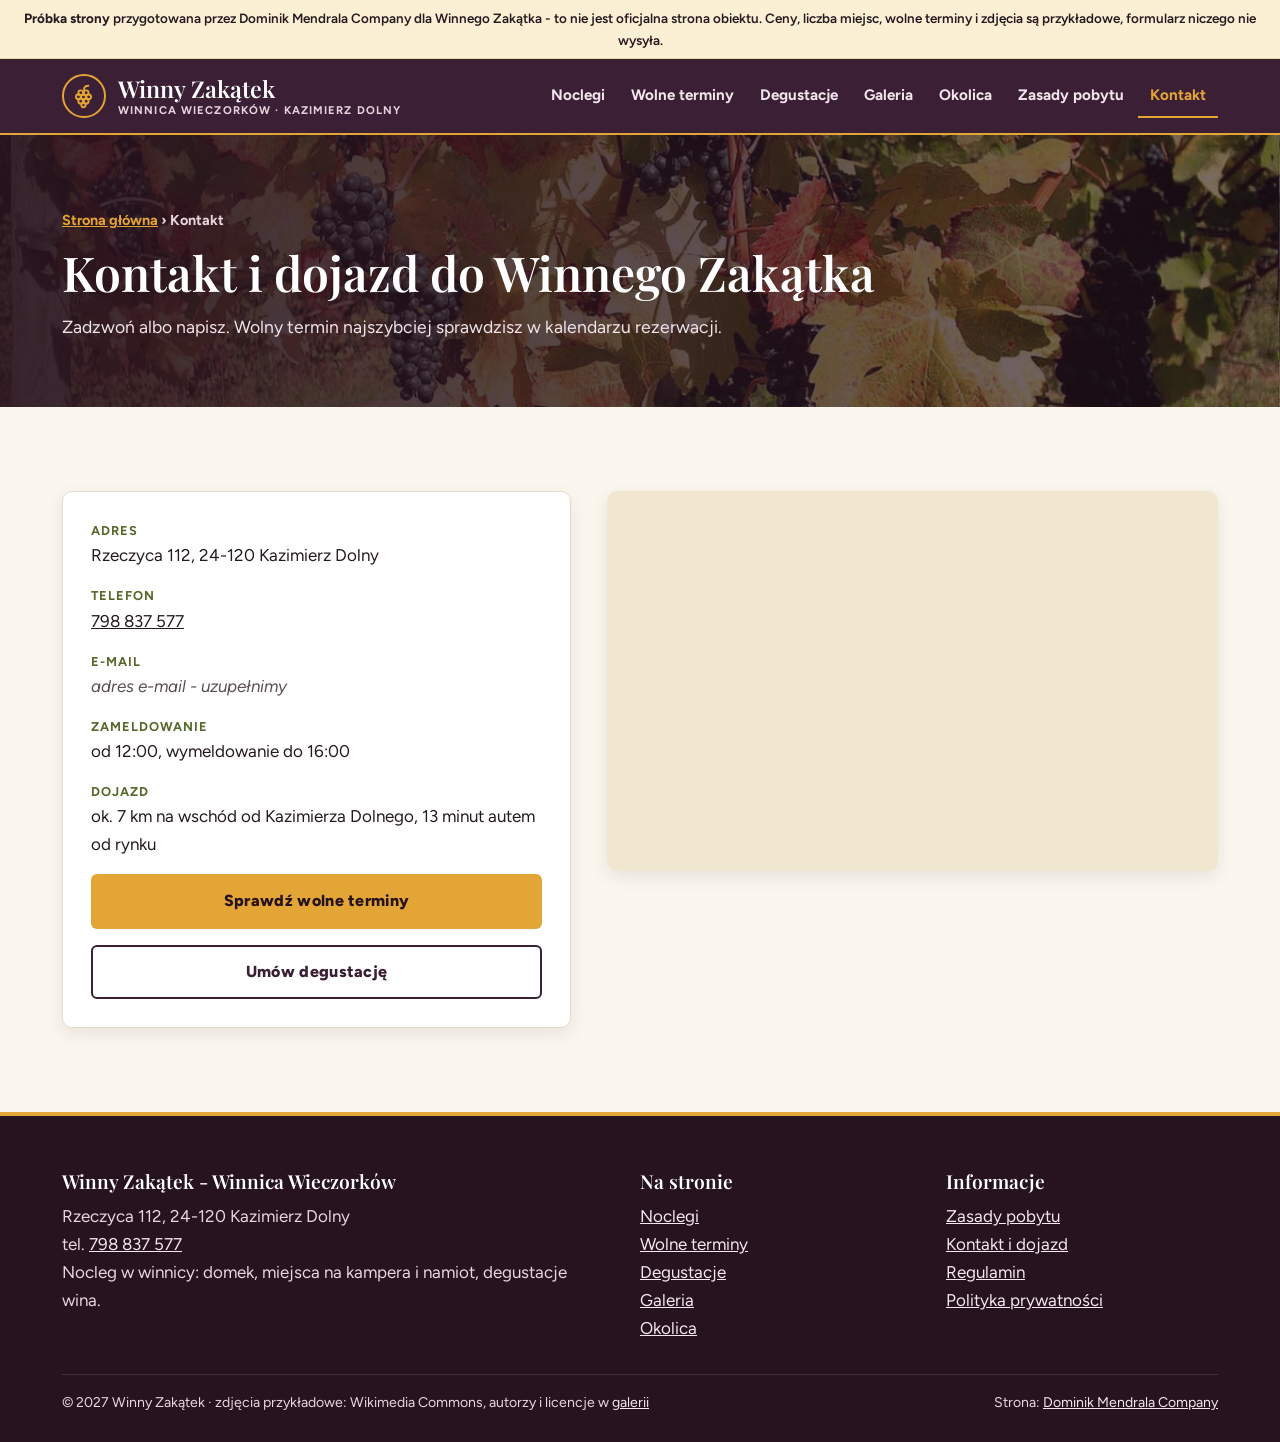
<file: kontakt/index.html>
<!DOCTYPE html>
<html lang="pl">
<head>
<meta charset="UTF-8">
<meta name="viewport" content="width=device-width, initial-scale=1">
<title>Kontakt i dojazd do winnicy - Rzeczyca 112 koło Kazimierza Dolnego</title>
<meta name="description" content="Winny Zakątek - Winnica Wieczorków, Rzeczyca 112, 24-120 Kazimierz Dolny, tel. 798 837 577. Dojazd, mapa i rezerwacja noclegu albo degustacji.">
<meta name="robots" content="noindex, nofollow">
<link rel="preconnect" href="https://fonts.googleapis.com">
<link rel="preconnect" href="https://fonts.gstatic.com" crossorigin>
<link rel="stylesheet" href="https://fonts.googleapis.com/css2?family=Playfair+Display:ital,wght@0,500;0,600;0,700;1,500&family=Figtree:wght@400;500;600;700;800&display=swap">
<link rel="stylesheet" href="../assets/style.css?v=20261125f">
</head>
<body data-base="../" data-page="kontakt">
<div class="demo-bar"><span class="db-long"><b>Próbka strony</b> przygotowana przez Dominik Mendrala Company dla Winnego Zakątka - to nie jest oficjalna strona obiektu. Ceny, liczba miejsc, wolne terminy i zdjęcia są przykładowe, formularz niczego nie wysyła.</span><span class="db-short"><b>Próbka strony</b> - ceny, terminy i zdjęcia przykładowe</span></div>
<header>
  <div class="wrap nav">
    <a class="logo" href="../" aria-label="Winny Zakątek - strona główna">
      <span class="logo-mark"><svg width="26" height="26" viewBox="0 0 24 24" fill="none" stroke="currentColor" stroke-width="1.8" stroke-linecap="round" stroke-linejoin="round" aria-hidden="true"><path d="M12 6c0-2 1.5-3.5 4-3.5"/><circle cx="9" cy="9" r="2.2"/><circle cx="14" cy="9" r="2.2"/><circle cx="11.5" cy="13" r="2.2"/><circle cx="6.8" cy="12.8" r="2.2"/><circle cx="16.3" cy="12.8" r="2.2"/><circle cx="9" cy="16.8" r="2.2"/><circle cx="14" cy="16.8" r="2.2"/><circle cx="11.5" cy="20.4" r="2"/></svg></span>
      <span class="logo-txt">Winny Zakątek<small>Winnica Wieczorków · Kazimierz Dolny</small></span>
    </a>
    <ul class="menu"><li><a href="../noclegi/">Noclegi</a></li><li><a href="../rezerwacja/">Wolne terminy</a></li><li><a href="../degustacje/">Degustacje</a></li><li><a href="../galeria/">Galeria</a></li><li><a href="../okolica/">Okolica</a></li><li><a href="../zasady-pobytu/">Zasady pobytu</a></li><li><a href="../kontakt/" class="on" aria-current="page">Kontakt</a></li></ul>
    <button class="burger" type="button" aria-label="Menu" aria-expanded="false" onclick="const h=this.closest('header');h.classList.toggle('open');this.setAttribute('aria-expanded',h.classList.contains('open'))"><span></span><span></span><span></span></button>
  </div>
</header>
<main>
<section class="page-hero" style="--bg:url('../img/winogrona-na-krzewie.jpg')">
  <div class="wrap">
    <div class="crumbs"><a href="../">Strona główna</a> › Kontakt</div>
    <h1>Kontakt i dojazd do Winnego Zakątka</h1>
    <p>Zadzwoń albo napisz. Wolny termin najszybciej sprawdzisz w kalendarzu rezerwacji.</p>
  </div>
  <span class="sr-only">Kiście winogron</span>
</section>
<section><div class="wrap"><div class="contact-grid">
  <div class="contact-card">
    <div><b>Adres</b>Rzeczyca 112, 24-120 Kazimierz Dolny</div>
    <div><b>Telefon</b><a href="tel:+48798837577">798 837 577</a></div>
    <div><b>E-mail</b><span class="ph">adres e-mail - uzupełnimy</span></div>
    <div><b>Zameldowanie</b>od 12:00, wymeldowanie do 16:00</div>
    <div><b>Dojazd</b>ok. 7 km na wschód od Kazimierza Dolnego, 13 minut autem od rynku</div>
    <a class="btn btn-honey" href="../rezerwacja/">Sprawdź wolne terminy</a>
    <a class="btn btn-line" href="../degustacje/">Umów degustację</a>
  </div>
  <div class="map" style="margin-top:0"><iframe title="Mapa - Winny Zakątek, Rzeczyca 112" loading="lazy" src="https://maps.google.com/maps?q=51.3153302,22.0356572&z=14&output=embed"></iframe></div>
</div></div></section>
</main>
<footer>
  <div class="wrap">
    <div class="foot">
      <div>
        <h4>Winny Zakątek - Winnica Wieczorków</h4>
        <p>Rzeczyca 112, 24-120 Kazimierz Dolny<br>tel. <a href="tel:+48798837577">798 837 577</a><br>Nocleg w winnicy: domek, miejsca na kampera i namiot, degustacje wina.</p>
      </div>
      <div>
        <h4>Na stronie</h4>
        <p><a href="../noclegi/">Noclegi</a><br><a href="../rezerwacja/">Wolne terminy</a><br><a href="../degustacje/">Degustacje</a><br><a href="../galeria/">Galeria</a><br><a href="../okolica/">Okolica</a></p>
      </div>
      <div>
        <h4>Informacje</h4>
        <p><a href="../zasady-pobytu/">Zasady pobytu</a><br><a href="../kontakt/">Kontakt i dojazd</a><br><a href="#">Regulamin</a><br><a href="#">Polityka prywatności</a></p>
      </div>
    </div>
    <div class="copy"><span>© 2027 Winny Zakątek · zdjęcia przykładowe: Wikimedia Commons, autorzy i licencje w <a href="../galeria/#zrodla">galerii</a></span><span>Strona: <a href="https://dmcompany.com.pl">Dominik Mendrala Company</a></span></div>
  </div>
</footer>
<a class="btn btn-honey mobile-cta" href="../rezerwacja/">Sprawdź wolne terminy</a>

<script src="../assets/app.js?v=20261125f"></script>
</body>
</html>
</file>
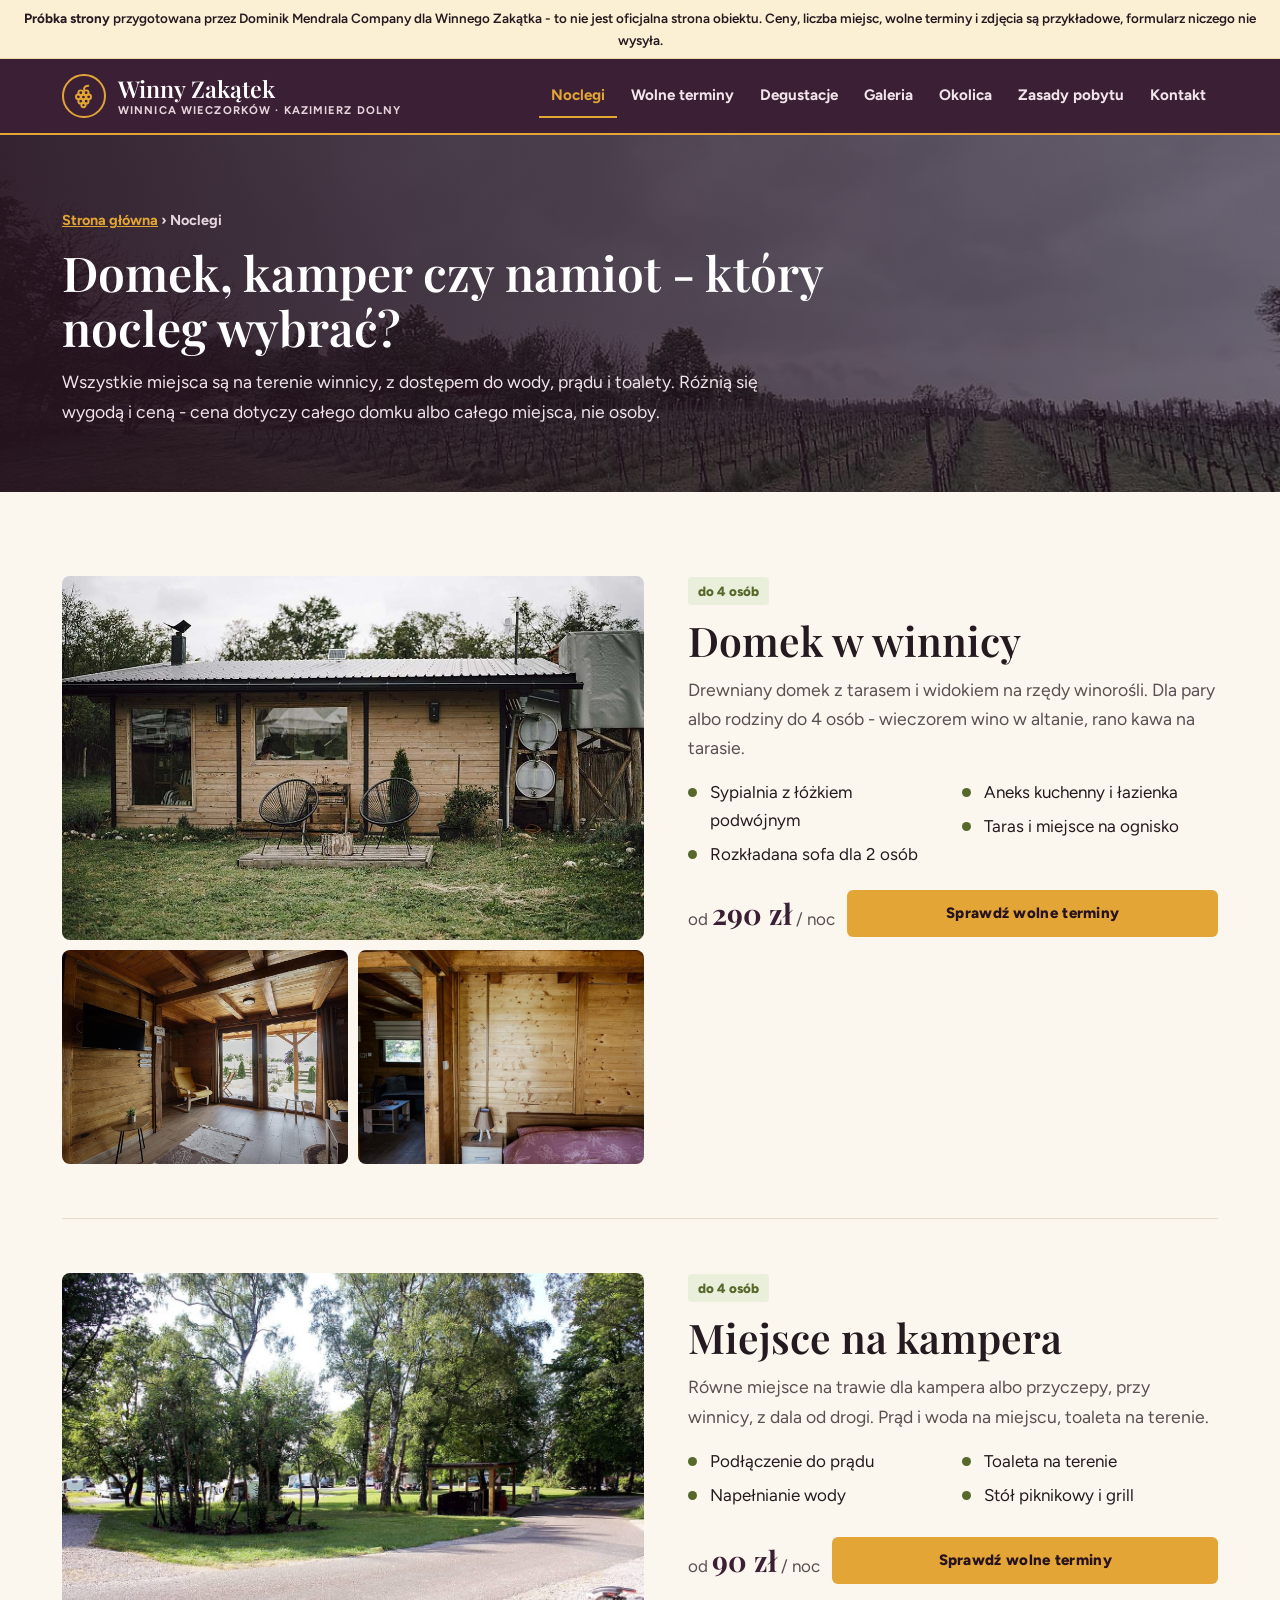
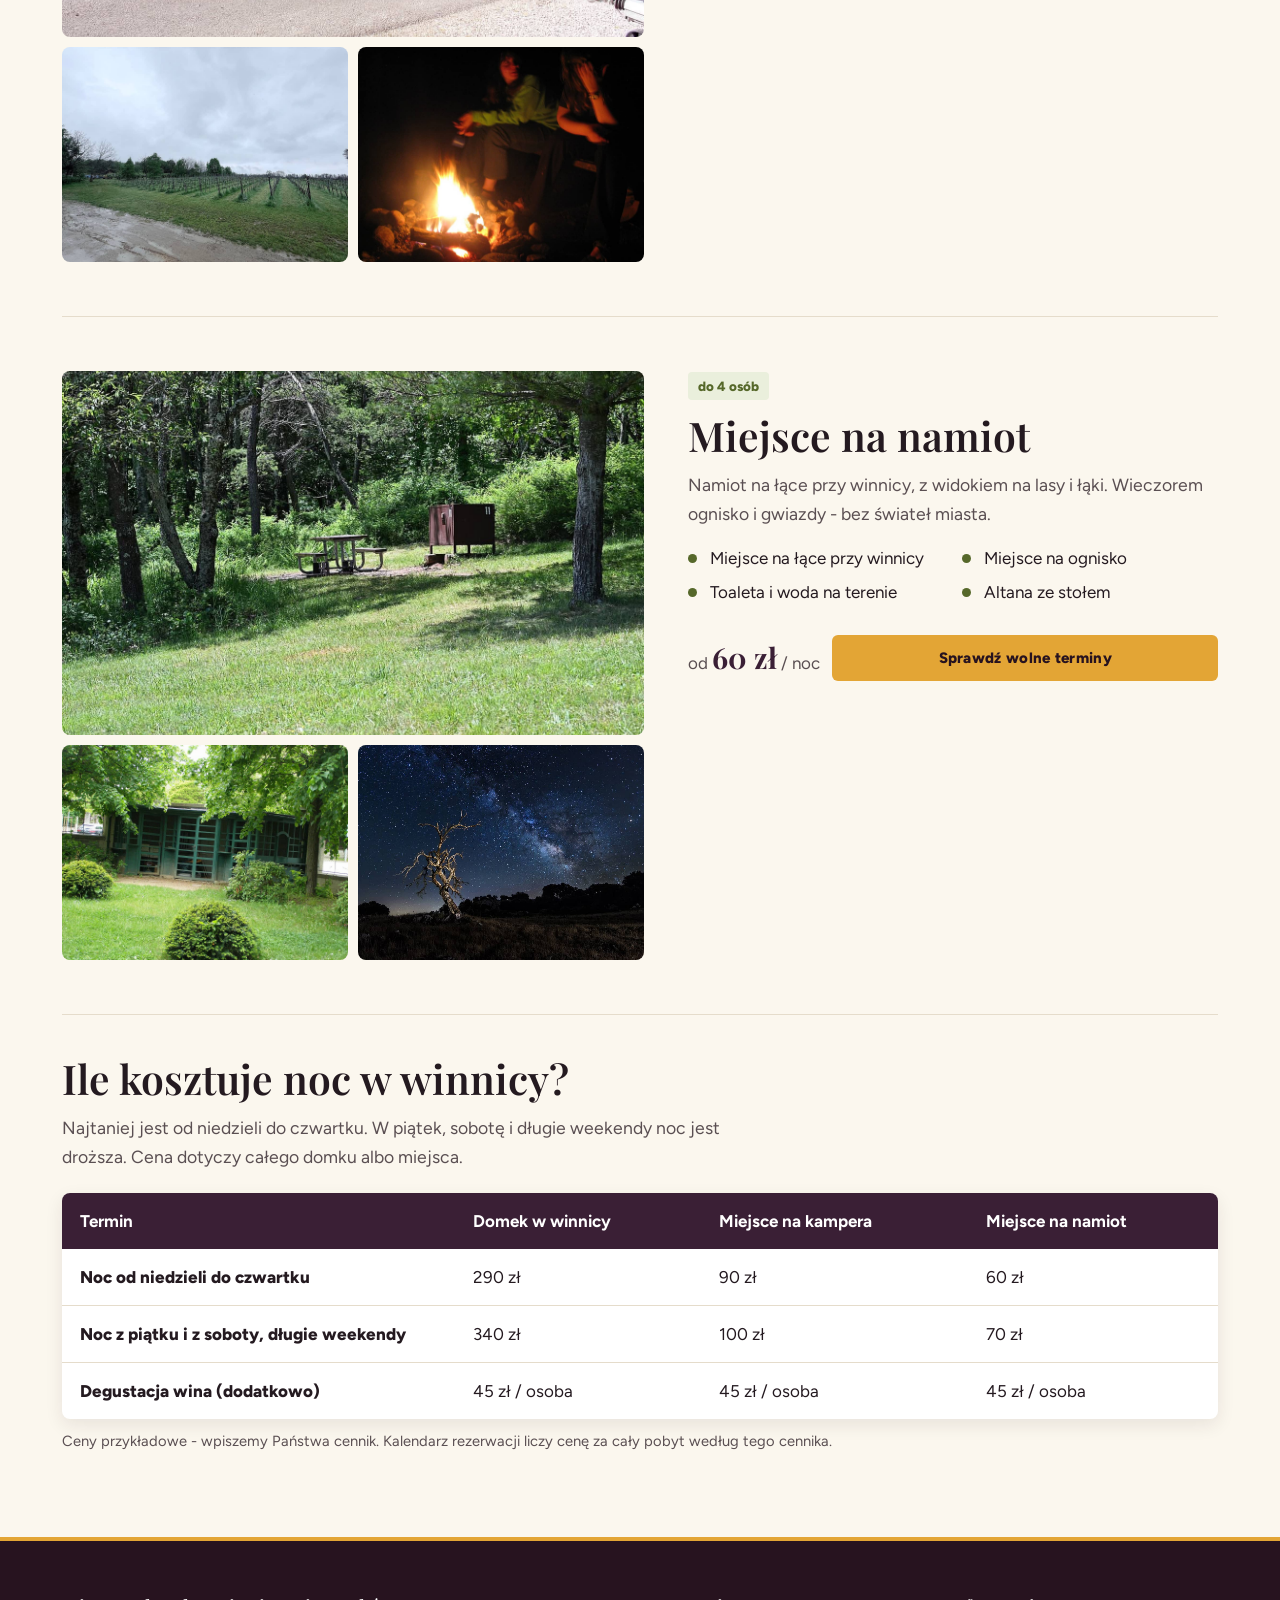
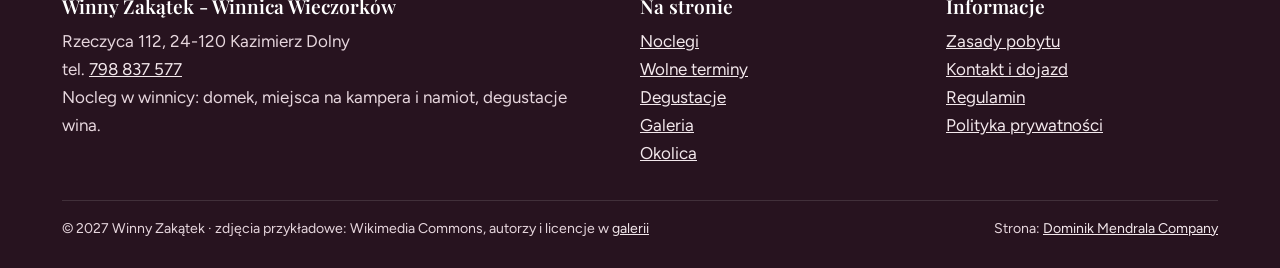
<file: noclegi/index.html>
<!DOCTYPE html>
<html lang="pl">
<head>
<meta charset="UTF-8">
<meta name="viewport" content="width=device-width, initial-scale=1">
<title>Domek, miejsce na kampera i namiot w winnicy w Rzeczycy - cennik</title>
<meta name="description" content="Nocleg w winnicy w Rzeczycy koło Kazimierza Dolnego: drewniany domek do 4 osób, miejsca na kampera z prądem i wodą oraz miejsca na namiot. Cennik za noc.">
<meta name="robots" content="noindex, nofollow">
<link rel="preconnect" href="https://fonts.googleapis.com">
<link rel="preconnect" href="https://fonts.gstatic.com" crossorigin>
<link rel="stylesheet" href="https://fonts.googleapis.com/css2?family=Playfair+Display:ital,wght@0,500;0,600;0,700;1,500&family=Figtree:wght@400;500;600;700;800&display=swap">
<link rel="stylesheet" href="../assets/style.css?v=20261125f">
</head>
<body data-base="../" data-page="noclegi">
<div class="demo-bar"><span class="db-long"><b>Próbka strony</b> przygotowana przez Dominik Mendrala Company dla Winnego Zakątka - to nie jest oficjalna strona obiektu. Ceny, liczba miejsc, wolne terminy i zdjęcia są przykładowe, formularz niczego nie wysyła.</span><span class="db-short"><b>Próbka strony</b> - ceny, terminy i zdjęcia przykładowe</span></div>
<header>
  <div class="wrap nav">
    <a class="logo" href="../" aria-label="Winny Zakątek - strona główna">
      <span class="logo-mark"><svg width="26" height="26" viewBox="0 0 24 24" fill="none" stroke="currentColor" stroke-width="1.8" stroke-linecap="round" stroke-linejoin="round" aria-hidden="true"><path d="M12 6c0-2 1.5-3.5 4-3.5"/><circle cx="9" cy="9" r="2.2"/><circle cx="14" cy="9" r="2.2"/><circle cx="11.5" cy="13" r="2.2"/><circle cx="6.8" cy="12.8" r="2.2"/><circle cx="16.3" cy="12.8" r="2.2"/><circle cx="9" cy="16.8" r="2.2"/><circle cx="14" cy="16.8" r="2.2"/><circle cx="11.5" cy="20.4" r="2"/></svg></span>
      <span class="logo-txt">Winny Zakątek<small>Winnica Wieczorków · Kazimierz Dolny</small></span>
    </a>
    <ul class="menu"><li><a href="../noclegi/" class="on" aria-current="page">Noclegi</a></li><li><a href="../rezerwacja/">Wolne terminy</a></li><li><a href="../degustacje/">Degustacje</a></li><li><a href="../galeria/">Galeria</a></li><li><a href="../okolica/">Okolica</a></li><li><a href="../zasady-pobytu/">Zasady pobytu</a></li><li><a href="../kontakt/">Kontakt</a></li></ul>
    <button class="burger" type="button" aria-label="Menu" aria-expanded="false" onclick="const h=this.closest('header');h.classList.toggle('open');this.setAttribute('aria-expanded',h.classList.contains('open'))"><span></span><span></span><span></span></button>
  </div>
</header>
<main>
<section class="page-hero" style="--bg:url('../img/rzedy-winorosli.jpg')">
  <div class="wrap">
    <div class="crumbs"><a href="../">Strona główna</a> › Noclegi</div>
    <h1>Domek, kamper czy namiot - który nocleg wybrać?</h1>
    <p>Wszystkie miejsca są na terenie winnicy, z dostępem do wody, prądu i toalety. Różnią się wygodą i ceną - cena dotyczy całego domku albo całego miejsca, nie osoby.</p>
  </div>
  <span class="sr-only">Rzędy winorośli w winnicy</span>
</section>
<section style="padding-top:30px"><div class="wrap">
  <div class="cabin" id="a">
    <div class="pics"><img src="../img/domek-drewniany-na-wynajem.jpg" alt="Domek w winnicy - zdjęcie 1" fetchpriority="high" width="1080" height="720"><img src="../img/salon-domku-z-wyjsciem-na-taras.jpg" alt="Domek w winnicy - zdjęcie 2" loading="lazy" width="1200" height="801"><img src="../img/sypialnia-domku-lozko-podwojne.jpg" alt="Domek w winnicy - zdjęcie 3" loading="lazy" width="760" height="1138"></div>
    <div>
      <span class="tag">do 4 osób</span>
      <h2 style="margin-top:12px">Domek w winnicy</h2>
      <p class="lead">Drewniany domek z tarasem i widokiem na rzędy winorośli. Dla pary albo rodziny do 4 osób - wieczorem wino w altanie, rano kawa na tarasie.</p>
      <ul class="equip"><li>Sypialnia z łóżkiem podwójnym</li><li>Rozkładana sofa dla 2 osób</li><li>Aneks kuchenny i łazienka</li><li>Taras i miejsce na ognisko</li></ul>
      <div class="card-foot" style="border:0;padding:0"><div class="price-line">od <b>290 zł</b> / noc</div><a class="btn btn-honey" href="../rezerwacja/?typ=a">Sprawdź wolne terminy</a></div>
    </div>
  </div><div class="cabin" id="b">
    <div class="pics"><img src="../img/miejsce-na-kampera.jpg" alt="Miejsce na kampera - zdjęcie 1" fetchpriority="high" width="1200" height="800"><img src="../img/rzedy-winorosli.jpg" alt="Miejsce na kampera - zdjęcie 2" loading="lazy" width="1200" height="900"><img src="../img/ognisko-wieczorem.jpg" alt="Miejsce na kampera - zdjęcie 3" loading="lazy" width="1200" height="900"></div>
    <div>
      <span class="tag">do 4 osób</span>
      <h2 style="margin-top:12px">Miejsce na kampera</h2>
      <p class="lead">Równe miejsce na trawie dla kampera albo przyczepy, przy winnicy, z dala od drogi. Prąd i woda na miejscu, toaleta na terenie.</p>
      <ul class="equip"><li>Podłączenie do prądu</li><li>Napełnianie wody</li><li>Toaleta na terenie</li><li>Stół piknikowy i grill</li></ul>
      <div class="card-foot" style="border:0;padding:0"><div class="price-line">od <b>90 zł</b> / noc</div><a class="btn btn-honey" href="../rezerwacja/?typ=b">Sprawdź wolne terminy</a></div>
    </div>
  </div><div class="cabin" id="c">
    <div class="pics"><img src="../img/miejsce-na-namiot.jpg" alt="Miejsce na namiot - zdjęcie 1" fetchpriority="high" width="1200" height="800"><img src="../img/altana-w-ogrodzie.jpg" alt="Miejsce na namiot - zdjęcie 2" loading="lazy" width="1200" height="900"><img src="../img/gwiazdy-nad-winnica.jpg" alt="Miejsce na namiot - zdjęcie 3" loading="lazy" width="1200" height="794"></div>
    <div>
      <span class="tag">do 4 osób</span>
      <h2 style="margin-top:12px">Miejsce na namiot</h2>
      <p class="lead">Namiot na łące przy winnicy, z widokiem na lasy i łąki. Wieczorem ognisko i gwiazdy - bez świateł miasta.</p>
      <ul class="equip"><li>Miejsce na łące przy winnicy</li><li>Toaleta i woda na terenie</li><li>Miejsce na ognisko</li><li>Altana ze stołem</li></ul>
      <div class="card-foot" style="border:0;padding:0"><div class="price-line">od <b>60 zł</b> / noc</div><a class="btn btn-honey" href="../rezerwacja/?typ=c">Sprawdź wolne terminy</a></div>
    </div>
  </div>
  <h2 style="margin-top:40px" id="cennik">Ile kosztuje noc w winnicy?</h2>
  <p class="lead">Najtaniej jest od niedzieli do czwartku. W piątek, sobotę i długie weekendy noc jest droższa. Cena dotyczy całego domku albo miejsca.</p>
  <table>
    <thead><tr><th>Termin</th><th>Domek w winnicy</th><th>Miejsce na kampera</th><th>Miejsce na namiot</th></tr></thead>
    <tbody>
      <tr><th>Noc od niedzieli do czwartku</th><td data-label="Domek w winnicy">290 zł</td><td data-label="Miejsce na kampera">90 zł</td><td data-label="Miejsce na namiot">60 zł</td></tr>
      <tr><th>Noc z piątku i z soboty, długie weekendy</th><td data-label="Domek w winnicy">340 zł</td><td data-label="Miejsce na kampera">100 zł</td><td data-label="Miejsce na namiot">70 zł</td></tr>
      <tr><th>Degustacja wina (dodatkowo)</th><td data-label="Domek w winnicy">45 zł / osoba</td><td data-label="Miejsce na kampera">45 zł / osoba</td><td data-label="Miejsce na namiot">45 zł / osoba</td></tr>
    </tbody>
  </table>
  <p class="note">Ceny przykładowe - wpiszemy Państwa cennik. Kalendarz rezerwacji liczy cenę za cały pobyt według tego cennika.</p>
</div></section>
</main>
<footer>
  <div class="wrap">
    <div class="foot">
      <div>
        <h4>Winny Zakątek - Winnica Wieczorków</h4>
        <p>Rzeczyca 112, 24-120 Kazimierz Dolny<br>tel. <a href="tel:+48798837577">798 837 577</a><br>Nocleg w winnicy: domek, miejsca na kampera i namiot, degustacje wina.</p>
      </div>
      <div>
        <h4>Na stronie</h4>
        <p><a href="../noclegi/">Noclegi</a><br><a href="../rezerwacja/">Wolne terminy</a><br><a href="../degustacje/">Degustacje</a><br><a href="../galeria/">Galeria</a><br><a href="../okolica/">Okolica</a></p>
      </div>
      <div>
        <h4>Informacje</h4>
        <p><a href="../zasady-pobytu/">Zasady pobytu</a><br><a href="../kontakt/">Kontakt i dojazd</a><br><a href="#">Regulamin</a><br><a href="#">Polityka prywatności</a></p>
      </div>
    </div>
    <div class="copy"><span>© 2027 Winny Zakątek · zdjęcia przykładowe: Wikimedia Commons, autorzy i licencje w <a href="../galeria/#zrodla">galerii</a></span><span>Strona: <a href="https://dmcompany.com.pl">Dominik Mendrala Company</a></span></div>
  </div>
</footer>
<a class="btn btn-honey mobile-cta" href="../rezerwacja/">Sprawdź wolne terminy</a>

<script src="../assets/app.js?v=20261125f"></script>
</body>
</html>
</file>
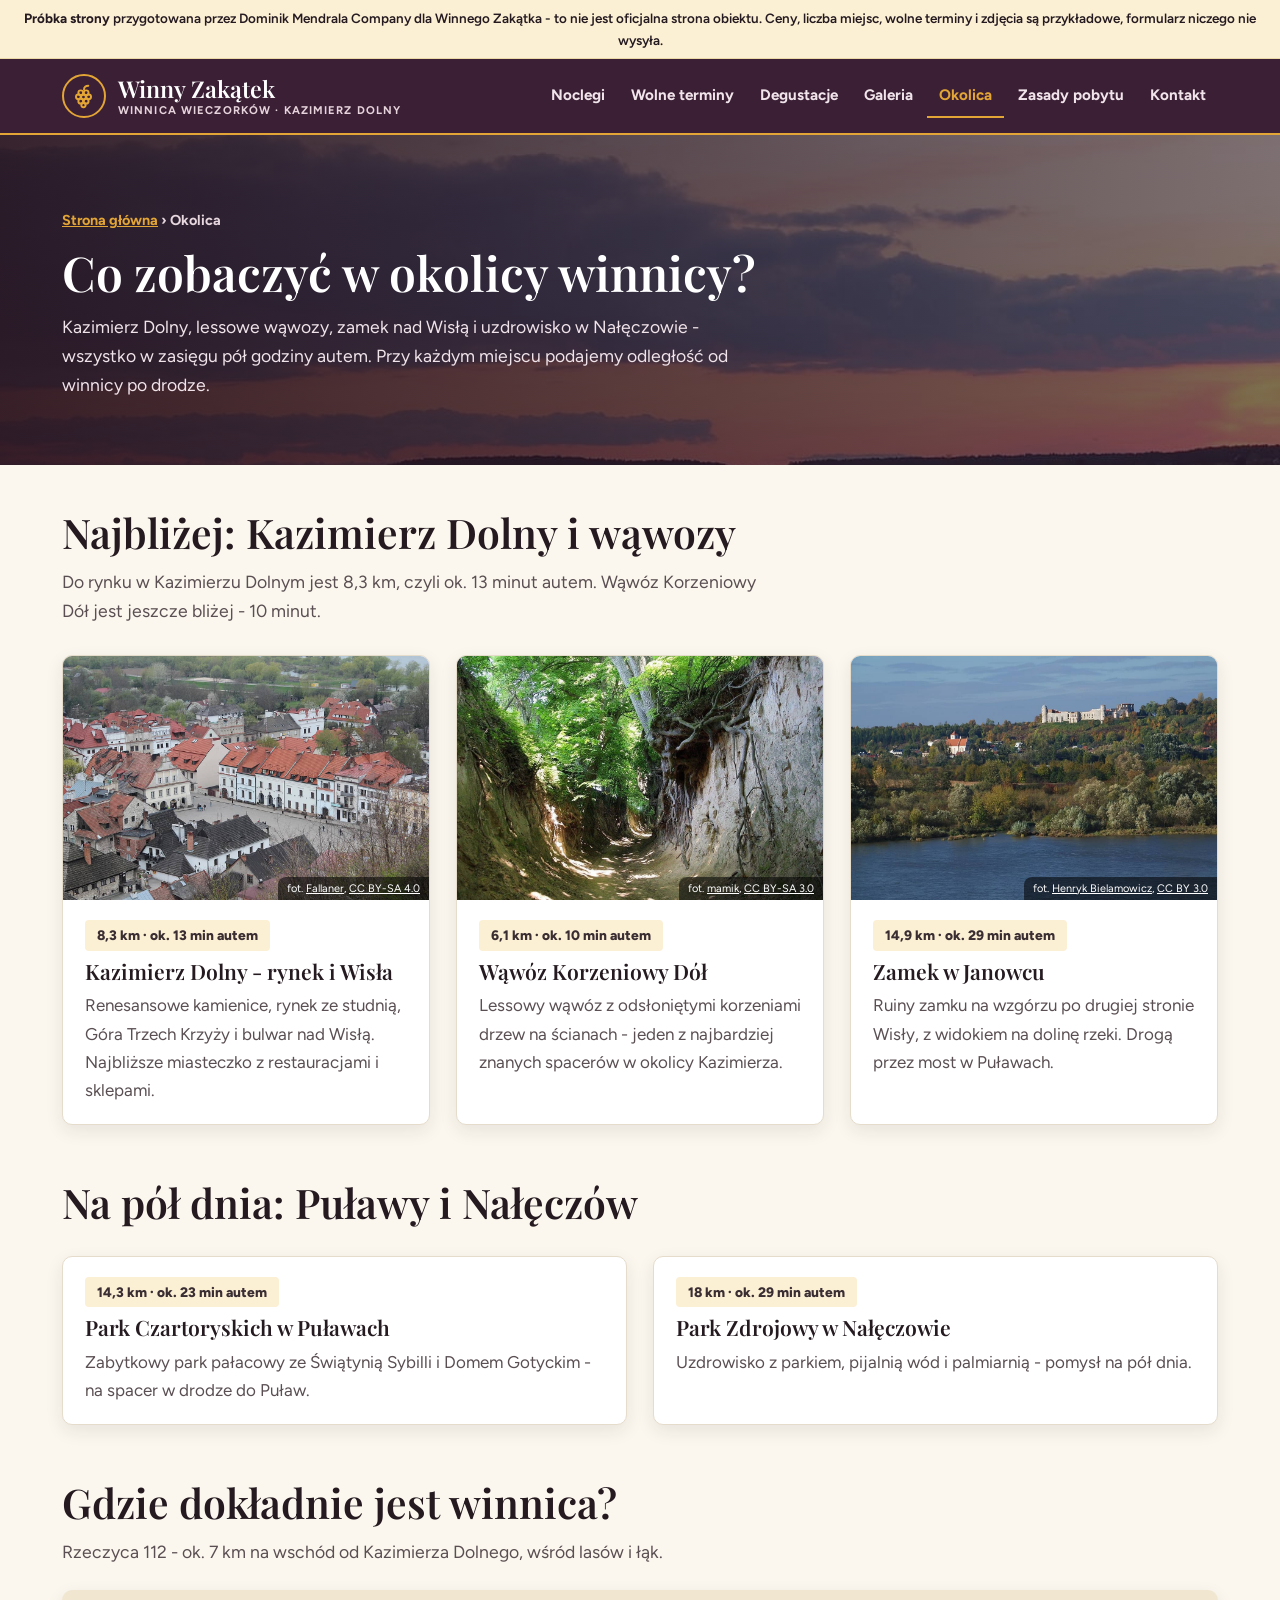
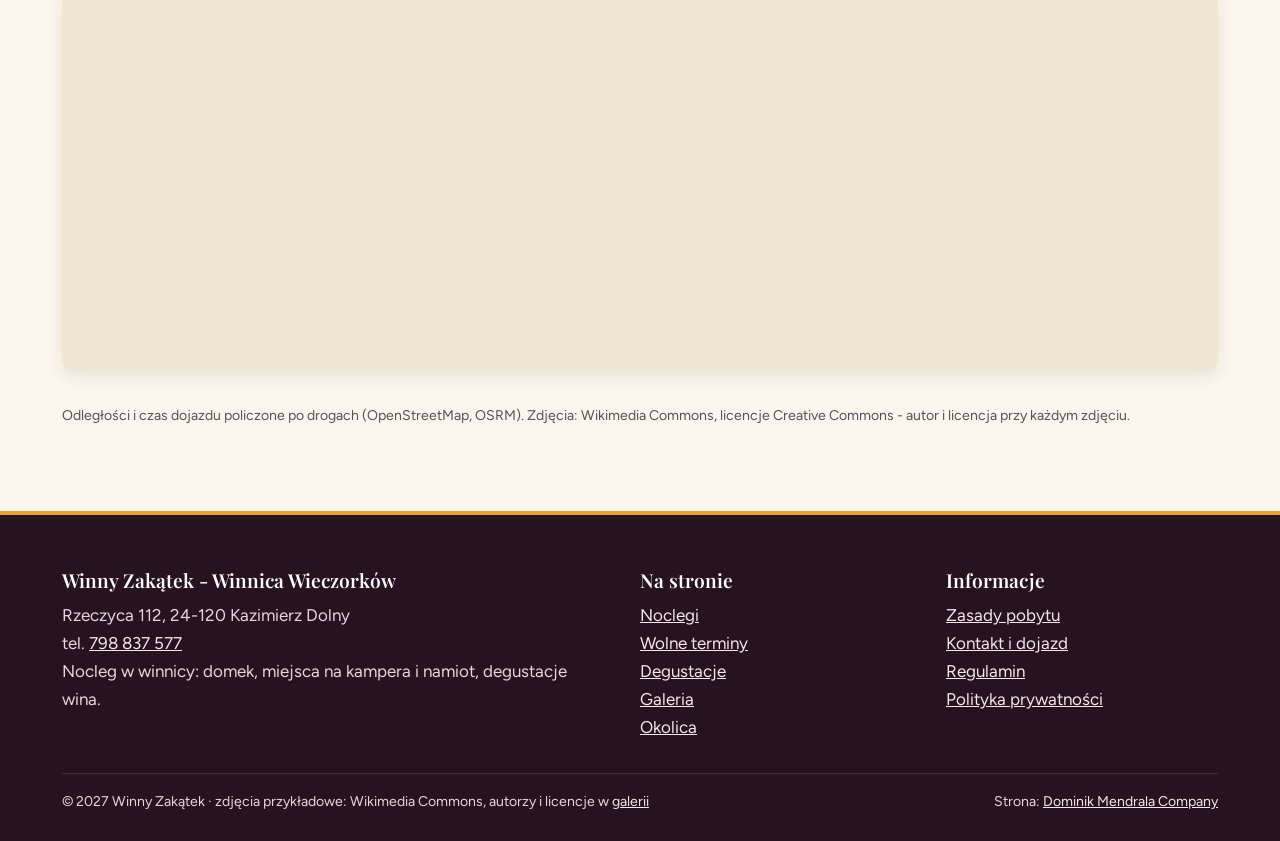
<file: okolica/index.html>
<!DOCTYPE html>
<html lang="pl">
<head>
<meta charset="UTF-8">
<meta name="viewport" content="width=device-width, initial-scale=1">
<title>Atrakcje koło winnicy - Kazimierz Dolny, Korzeniowy Dół, Janowiec</title>
<meta name="description" content="Co zobaczyć w okolicy Winnego Zakątka w Rzeczycy: Kazimierz Dolny 8,3 km, wąwóz Korzeniowy Dół 6,1 km, zamek w Janowcu, Puławy i Nałęczów - z czasem dojazdu.">
<meta name="robots" content="noindex, nofollow">
<link rel="preconnect" href="https://fonts.googleapis.com">
<link rel="preconnect" href="https://fonts.gstatic.com" crossorigin>
<link rel="stylesheet" href="https://fonts.googleapis.com/css2?family=Playfair+Display:ital,wght@0,500;0,600;0,700;1,500&family=Figtree:wght@400;500;600;700;800&display=swap">
<link rel="stylesheet" href="../assets/style.css?v=20261125f">
</head>
<body data-base="../" data-page="okolica">
<div class="demo-bar"><span class="db-long"><b>Próbka strony</b> przygotowana przez Dominik Mendrala Company dla Winnego Zakątka - to nie jest oficjalna strona obiektu. Ceny, liczba miejsc, wolne terminy i zdjęcia są przykładowe, formularz niczego nie wysyła.</span><span class="db-short"><b>Próbka strony</b> - ceny, terminy i zdjęcia przykładowe</span></div>
<header>
  <div class="wrap nav">
    <a class="logo" href="../" aria-label="Winny Zakątek - strona główna">
      <span class="logo-mark"><svg width="26" height="26" viewBox="0 0 24 24" fill="none" stroke="currentColor" stroke-width="1.8" stroke-linecap="round" stroke-linejoin="round" aria-hidden="true"><path d="M12 6c0-2 1.5-3.5 4-3.5"/><circle cx="9" cy="9" r="2.2"/><circle cx="14" cy="9" r="2.2"/><circle cx="11.5" cy="13" r="2.2"/><circle cx="6.8" cy="12.8" r="2.2"/><circle cx="16.3" cy="12.8" r="2.2"/><circle cx="9" cy="16.8" r="2.2"/><circle cx="14" cy="16.8" r="2.2"/><circle cx="11.5" cy="20.4" r="2"/></svg></span>
      <span class="logo-txt">Winny Zakątek<small>Winnica Wieczorków · Kazimierz Dolny</small></span>
    </a>
    <ul class="menu"><li><a href="../noclegi/">Noclegi</a></li><li><a href="../rezerwacja/">Wolne terminy</a></li><li><a href="../degustacje/">Degustacje</a></li><li><a href="../galeria/">Galeria</a></li><li><a href="../okolica/" class="on" aria-current="page">Okolica</a></li><li><a href="../zasady-pobytu/">Zasady pobytu</a></li><li><a href="../kontakt/">Kontakt</a></li></ul>
    <button class="burger" type="button" aria-label="Menu" aria-expanded="false" onclick="const h=this.closest('header');h.classList.toggle('open');this.setAttribute('aria-expanded',h.classList.contains('open'))"><span></span><span></span><span></span></button>
  </div>
</header>
<main>
<section class="page-hero" style="--bg:url('../img/wisla-zachod-slonca.jpg')">
  <div class="wrap">
    <div class="crumbs"><a href="../">Strona główna</a> › Okolica</div>
    <h1>Co zobaczyć w okolicy winnicy?</h1>
    <p>Kazimierz Dolny, lessowe wąwozy, zamek nad Wisłą i uzdrowisko w Nałęczowie - wszystko w zasięgu pół godziny autem. Przy każdym miejscu podajemy odległość od winnicy po drodze.</p>
  </div>
  <span class="sr-only">Zachód słońca nad Wisłą w Kazimierzu Dolnym</span>
</section>
<section style="padding-top:44px"><div class="wrap">
  <h2>Najbliżej: Kazimierz Dolny i wąwozy</h2>
  <p class="lead">Do rynku w Kazimierzu Dolnym jest 8,3 km, czyli ok. 13 minut autem. Wąwóz Korzeniowy Dół jest jeszcze bliżej - 10 minut.</p>
  <div class="attr-grid"><article class="attr"><figure><img src="../img/kazimierz-dolny-panorama.jpg" alt="Rynek w Kazimierzu Dolnym z kamienicami i Wisłą w tle" loading="lazy" width="1200" height="800"><figcaption>fot. <a href="https://commons.wikimedia.org/wiki/File:Kazimierz_Dolny_Market_Square_2017_P02.jpg" rel="nofollow noopener" target="_blank">Fallaner</a>, <a href="https://creativecommons.org/licenses/by-sa/4.0/" rel="nofollow noopener" target="_blank">CC BY-SA 4.0</a></figcaption></figure><div class="attr-body"><span class="km">8,3 km · ok. 13 min autem</span><h3>Kazimierz Dolny - rynek i Wisła</h3><p>Renesansowe kamienice, rynek ze studnią, Góra Trzech Krzyży i bulwar nad Wisłą. Najbliższe miasteczko z restauracjami i sklepami.</p></div></article><article class="attr"><figure><img src="../img/wawoz-korzeniowy-dol.jpg" alt="Lessowy wąwóz Korzeniowy Dół z korzeniami drzew na ścianach" loading="lazy" width="1200" height="859"><figcaption>fot. <a href="https://commons.wikimedia.org/wiki/File:Kazimierz_Dolny,_Korzeniowy_D%C3%B3%C5%82_-_fotopolska.eu_(114825).jpg" rel="nofollow noopener" target="_blank">mamik</a>, <a href="https://creativecommons.org/licenses/by-sa/3.0/" rel="nofollow noopener" target="_blank">CC BY-SA 3.0</a></figcaption></figure><div class="attr-body"><span class="km">6,1 km · ok. 10 min autem</span><h3>Wąwóz Korzeniowy Dół</h3><p>Lessowy wąwóz z odsłoniętymi korzeniami drzew na ścianach - jeden z najbardziej znanych spacerów w okolicy Kazimierza.</p></div></article><article class="attr"><figure><img src="../img/zamek-w-janowcu.jpg" alt="Ruiny zamku w Janowcu na wzgórzu nad Wisłą" loading="lazy" width="1200" height="861"><figcaption>fot. <a href="https://commons.wikimedia.org/wiki/File:Janowiec,_zamek_(HB1).jpg" rel="nofollow noopener" target="_blank">Henryk Bielamowicz</a>, <a href="https://creativecommons.org/licenses/by/3.0/" rel="nofollow noopener" target="_blank">CC BY 3.0</a></figcaption></figure><div class="attr-body"><span class="km">14,9 km · ok. 29 min autem</span><h3>Zamek w Janowcu</h3><p>Ruiny zamku na wzgórzu po drugiej stronie Wisły, z widokiem na dolinę rzeki. Drogą przez most w Puławach.</p></div></article></div>
  <h2 style="margin-top:54px">Na pół dnia: Puławy i Nałęczów</h2>
  <div class="attr-grid two-col"><article class="attr"><div class="attr-body"><span class="km">14,3 km · ok. 23 min autem</span><h3>Park Czartoryskich w Puławach</h3><p>Zabytkowy park pałacowy ze Świątynią Sybilli i Domem Gotyckim - na spacer w drodze do Puław.</p></div></article><article class="attr"><div class="attr-body"><span class="km">18 km · ok. 29 min autem</span><h3>Park Zdrojowy w Nałęczowie</h3><p>Uzdrowisko z parkiem, pijalnią wód i palmiarnią - pomysł na pół dnia.</p></div></article></div>
  <h2 style="margin-top:54px">Gdzie dokładnie jest winnica?</h2>
  <p class="lead">Rzeczyca 112 - ok. 7 km na wschód od Kazimierza Dolnego, wśród lasów i łąk.</p>
  <div class="map"><iframe title="Mapa dojazdu do Winnego Zakątka" loading="lazy" src="https://maps.google.com/maps?q=51.3153302,22.0356572&z=12&output=embed"></iframe></div>
  <p class="credits">Odległości i czas dojazdu policzone po drogach (OpenStreetMap, OSRM). Zdjęcia: Wikimedia Commons, licencje Creative Commons - autor i licencja przy każdym zdjęciu.</p>
</div></section>
</main>
<footer>
  <div class="wrap">
    <div class="foot">
      <div>
        <h4>Winny Zakątek - Winnica Wieczorków</h4>
        <p>Rzeczyca 112, 24-120 Kazimierz Dolny<br>tel. <a href="tel:+48798837577">798 837 577</a><br>Nocleg w winnicy: domek, miejsca na kampera i namiot, degustacje wina.</p>
      </div>
      <div>
        <h4>Na stronie</h4>
        <p><a href="../noclegi/">Noclegi</a><br><a href="../rezerwacja/">Wolne terminy</a><br><a href="../degustacje/">Degustacje</a><br><a href="../galeria/">Galeria</a><br><a href="../okolica/">Okolica</a></p>
      </div>
      <div>
        <h4>Informacje</h4>
        <p><a href="../zasady-pobytu/">Zasady pobytu</a><br><a href="../kontakt/">Kontakt i dojazd</a><br><a href="#">Regulamin</a><br><a href="#">Polityka prywatności</a></p>
      </div>
    </div>
    <div class="copy"><span>© 2027 Winny Zakątek · zdjęcia przykładowe: Wikimedia Commons, autorzy i licencje w <a href="../galeria/#zrodla">galerii</a></span><span>Strona: <a href="https://dmcompany.com.pl">Dominik Mendrala Company</a></span></div>
  </div>
</footer>
<a class="btn btn-honey mobile-cta" href="../rezerwacja/">Sprawdź wolne terminy</a>

<script src="../assets/app.js?v=20261125f"></script>
</body>
</html>
</file>
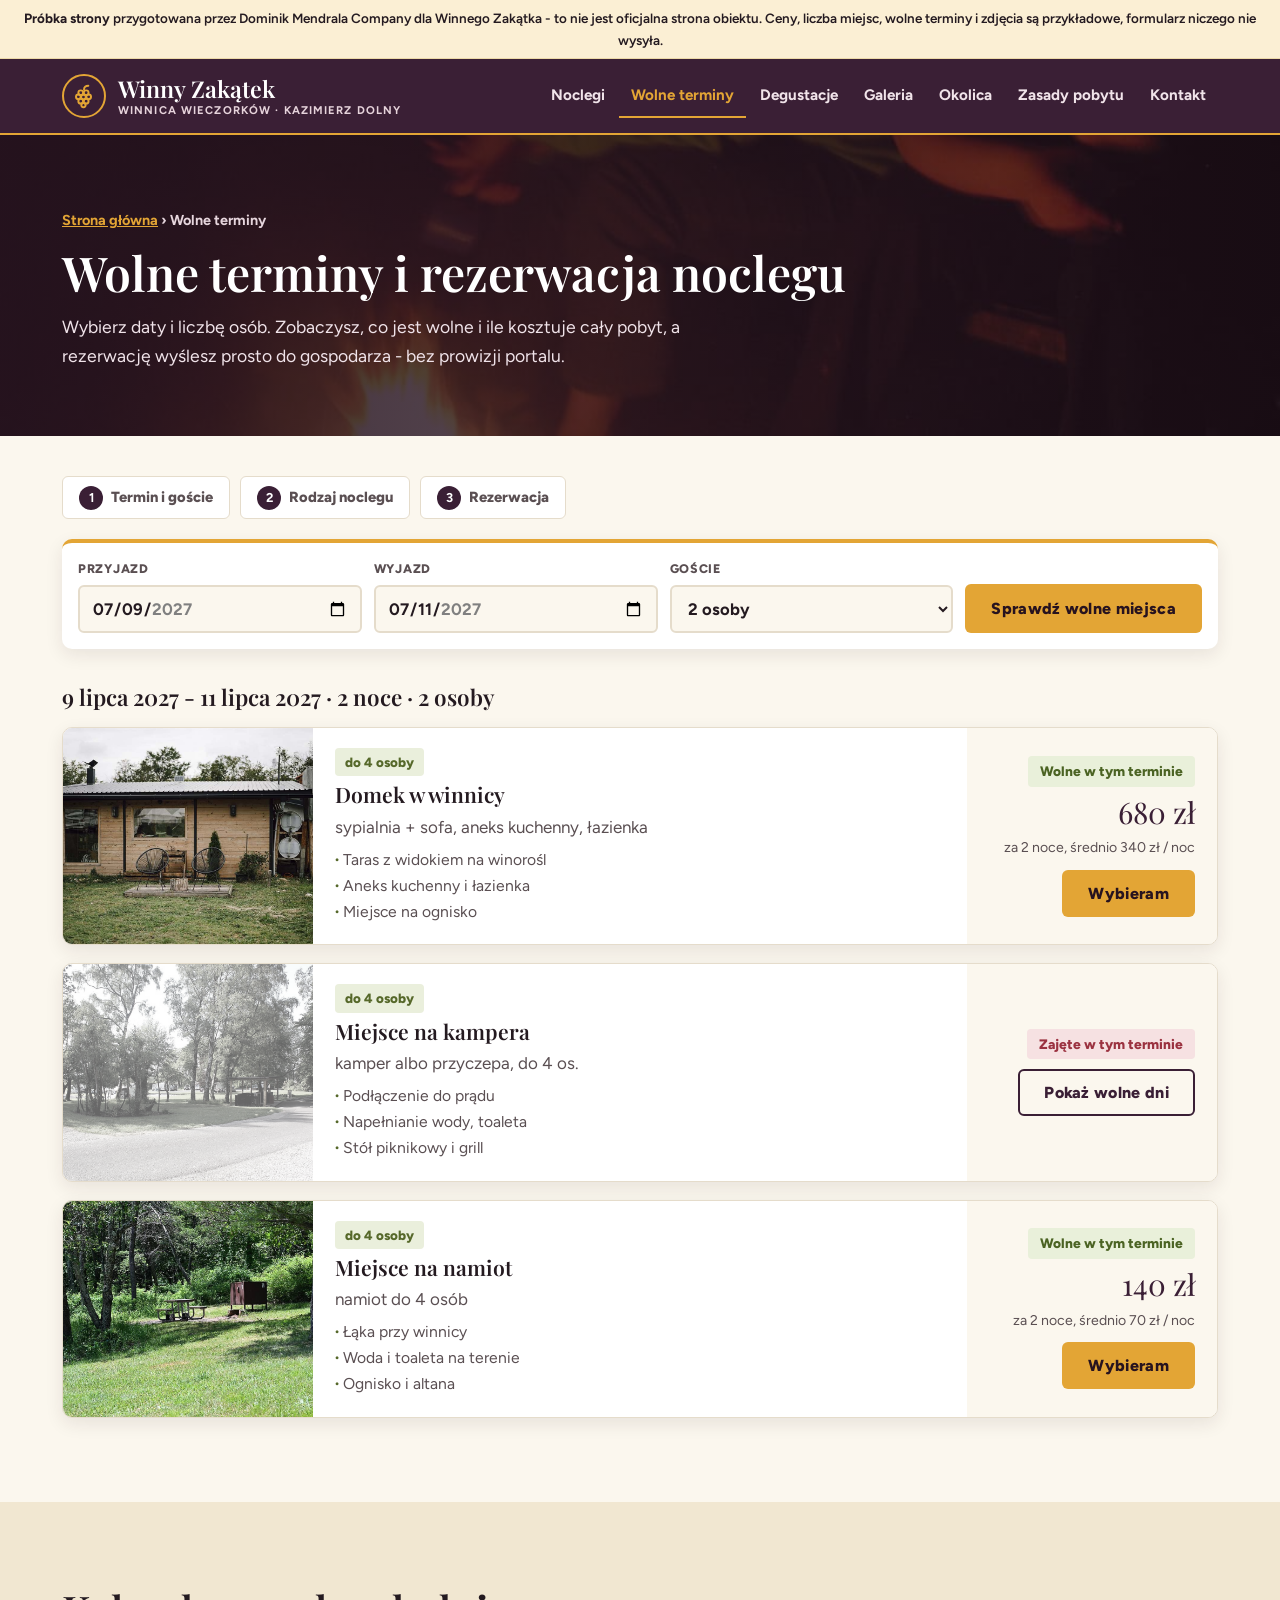
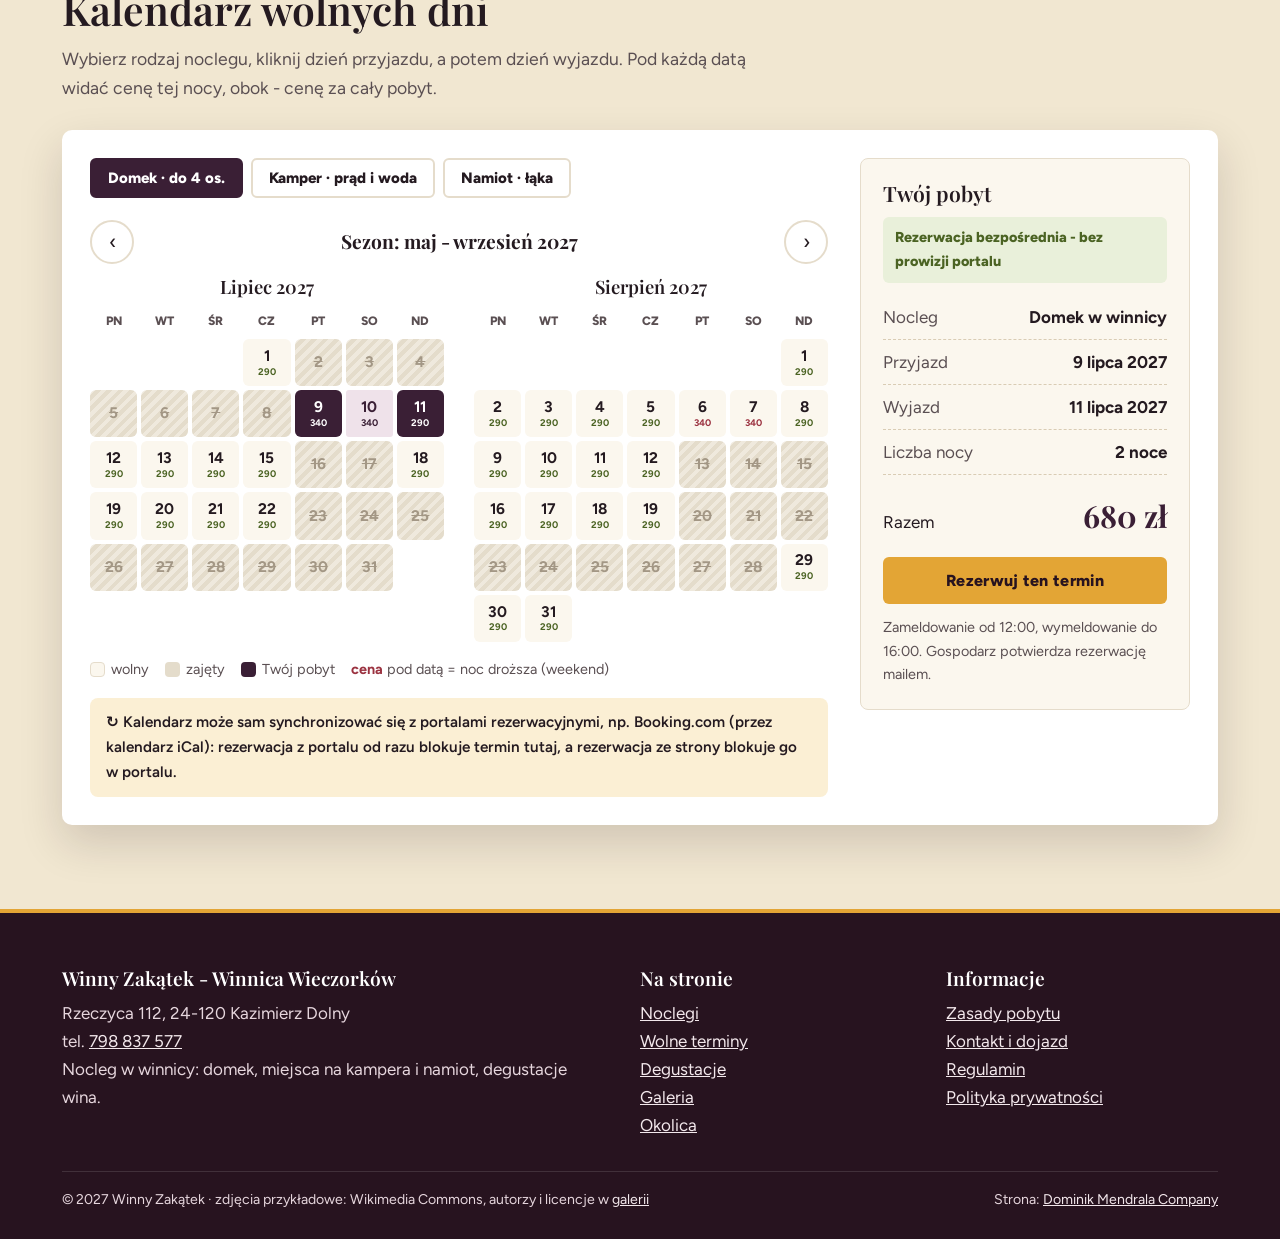
<file: rezerwacja/index.html>
<!DOCTYPE html>
<html lang="pl">
<head>
<meta charset="UTF-8">
<meta name="viewport" content="width=device-width, initial-scale=1">
<title>Wolne terminy w Winnym Zakątku - kalendarz i rezerwacja online</title>
<meta name="description" content="Sprawdź wolne terminy w winnicy w Rzeczycy: wybierz daty i liczbę osób, porównaj domek, miejsce na kampera i namiot, zobacz cenę za pobyt i zarezerwuj.">
<meta name="robots" content="noindex, nofollow">
<link rel="preconnect" href="https://fonts.googleapis.com">
<link rel="preconnect" href="https://fonts.gstatic.com" crossorigin>
<link rel="stylesheet" href="https://fonts.googleapis.com/css2?family=Playfair+Display:ital,wght@0,500;0,600;0,700;1,500&family=Figtree:wght@400;500;600;700;800&display=swap">
<link rel="stylesheet" href="../assets/style.css?v=20261125f">
</head>
<body data-base="../" data-page="rezerwacja">
<div class="demo-bar"><span class="db-long"><b>Próbka strony</b> przygotowana przez Dominik Mendrala Company dla Winnego Zakątka - to nie jest oficjalna strona obiektu. Ceny, liczba miejsc, wolne terminy i zdjęcia są przykładowe, formularz niczego nie wysyła.</span><span class="db-short"><b>Próbka strony</b> - ceny, terminy i zdjęcia przykładowe</span></div>
<header>
  <div class="wrap nav">
    <a class="logo" href="../" aria-label="Winny Zakątek - strona główna">
      <span class="logo-mark"><svg width="26" height="26" viewBox="0 0 24 24" fill="none" stroke="currentColor" stroke-width="1.8" stroke-linecap="round" stroke-linejoin="round" aria-hidden="true"><path d="M12 6c0-2 1.5-3.5 4-3.5"/><circle cx="9" cy="9" r="2.2"/><circle cx="14" cy="9" r="2.2"/><circle cx="11.5" cy="13" r="2.2"/><circle cx="6.8" cy="12.8" r="2.2"/><circle cx="16.3" cy="12.8" r="2.2"/><circle cx="9" cy="16.8" r="2.2"/><circle cx="14" cy="16.8" r="2.2"/><circle cx="11.5" cy="20.4" r="2"/></svg></span>
      <span class="logo-txt">Winny Zakątek<small>Winnica Wieczorków · Kazimierz Dolny</small></span>
    </a>
    <ul class="menu"><li><a href="../noclegi/">Noclegi</a></li><li><a href="../rezerwacja/" class="on" aria-current="page">Wolne terminy</a></li><li><a href="../degustacje/">Degustacje</a></li><li><a href="../galeria/">Galeria</a></li><li><a href="../okolica/">Okolica</a></li><li><a href="../zasady-pobytu/">Zasady pobytu</a></li><li><a href="../kontakt/">Kontakt</a></li></ul>
    <button class="burger" type="button" aria-label="Menu" aria-expanded="false" onclick="const h=this.closest('header');h.classList.toggle('open');this.setAttribute('aria-expanded',h.classList.contains('open'))"><span></span><span></span><span></span></button>
  </div>
</header>
<main>
<section class="page-hero" style="--bg:url('../img/ognisko-wieczorem.jpg')">
  <div class="wrap">
    <div class="crumbs"><a href="../">Strona główna</a> › Wolne terminy</div>
    <h1>Wolne terminy i rezerwacja noclegu</h1>
    <p>Wybierz daty i liczbę osób. Zobaczysz, co jest wolne i ile kosztuje cały pobyt, a rezerwację wyślesz prosto do gospodarza - bez prowizji portalu.</p>
  </div>
  <span class="sr-only">Ognisko wieczorem</span>
</section>
<section id="szukaj" style="padding-top:40px"><div class="wrap">
  <div class="steps"><span><b>1</b>Termin i goście</span><span><b>2</b>Rodzaj noclegu</span><span><b>3</b>Rezerwacja</span></div>
  <form class="search inline" id="searchForm" action="" method="get">
      <label>Przyjazd<input type="date" id="sIn" name="in" min="2027-05-01" max="2027-09-30" value="2027-07-09" required></label>
      <label>Wyjazd<input type="date" id="sOut" name="out" min="2027-05-02" max="2027-10-01" value="2027-07-11" required></label>
      <label>Goście
        <select id="sGuests" name="g"><option value="1">1 osoba</option><option value="2" selected>2 osoby</option><option value="3">3 osoby</option><option value="4">4 osoby</option></select>
      </label>
      <button class="btn btn-honey" type="submit">Sprawdź wolne miejsca</button>
    </form>
  <h2 class="results-head" id="resultsHead"></h2>
  <div class="results" id="results"></div>
</div></section>
<section id="kalendarz" class="band-loess"><div class="wrap">
  <h2>Kalendarz wolnych dni</h2>
  <p class="lead">Wybierz rodzaj noclegu, kliknij dzień przyjazdu, a potem dzień wyjazdu. Pod każdą datą widać cenę tej nocy, obok - cenę za cały pobyt.</p>
  <div class="cal-box">
    <div>
      <div class="tabs" id="tabs"></div>
      <div class="cal-head"><button type="button" id="prev" aria-label="Poprzedni miesiąc">‹</button><strong>Sezon: maj - wrzesień 2027</strong><button type="button" id="next" aria-label="Następny miesiąc">›</button></div>
      <div class="months" id="months"></div>
      <div class="legend"><span><i style="background:var(--paper);border:1px solid var(--line)"></i>wolny</span><span><i style="background:#e4dccb"></i>zajęty</span><span><i style="background:var(--plum)"></i>Twój pobyt</span><span><b style="color:var(--wine)">cena</b> pod datą = noc droższa (weekend)</span></div>
      <p class="sync">↻ Kalendarz może sam synchronizować się z portalami rezerwacyjnymi, np. Booking.com (przez kalendarz iCal): rezerwacja z portalu od razu blokuje termin tutaj, a rezerwacja ze strony blokuje go w portalu.</p>
    </div>
    <aside class="summary">
      <h3>Twój pobyt</h3>
      <div class="direct">Rezerwacja bezpośrednia - bez prowizji portalu</div>
      <div class="sum-row"><span>Nocleg</span><span id="sumCabin">-</span></div>
      <div class="sum-row"><span>Przyjazd</span><span id="sumIn">-</span></div>
      <div class="sum-row"><span>Wyjazd</span><span id="sumOut">-</span></div>
      <div class="sum-row"><span>Liczba nocy</span><span id="sumNights">-</span></div>
      <div class="sum-total"><span>Razem</span><b id="sumTotal">-</b></div>
      <button class="btn btn-honey" id="bookBtn" disabled>Rezerwuj ten termin</button>
      <p class="hint">Zameldowanie od 12:00, wymeldowanie do 16:00. Gospodarz potwierdza rezerwację mailem.</p>
    </aside>
  </div>
</div></section>
</main>
<footer>
  <div class="wrap">
    <div class="foot">
      <div>
        <h4>Winny Zakątek - Winnica Wieczorków</h4>
        <p>Rzeczyca 112, 24-120 Kazimierz Dolny<br>tel. <a href="tel:+48798837577">798 837 577</a><br>Nocleg w winnicy: domek, miejsca na kampera i namiot, degustacje wina.</p>
      </div>
      <div>
        <h4>Na stronie</h4>
        <p><a href="../noclegi/">Noclegi</a><br><a href="../rezerwacja/">Wolne terminy</a><br><a href="../degustacje/">Degustacje</a><br><a href="../galeria/">Galeria</a><br><a href="../okolica/">Okolica</a></p>
      </div>
      <div>
        <h4>Informacje</h4>
        <p><a href="../zasady-pobytu/">Zasady pobytu</a><br><a href="../kontakt/">Kontakt i dojazd</a><br><a href="#">Regulamin</a><br><a href="#">Polityka prywatności</a></p>
      </div>
    </div>
    <div class="copy"><span>© 2027 Winny Zakątek · zdjęcia przykładowe: Wikimedia Commons, autorzy i licencje w <a href="../galeria/#zrodla">galerii</a></span><span>Strona: <a href="https://dmcompany.com.pl">Dominik Mendrala Company</a></span></div>
  </div>
</footer>
<a class="btn btn-honey mobile-cta" href="../rezerwacja/">Sprawdź wolne terminy</a>
<div class="modal" id="modal" role="dialog" aria-label="Rezerwacja">
  <div class="modal-box">
    <button class="x" id="mClose" aria-label="Zamknij">×</button>
    <div id="mForm">
      <h3>Rezerwacja noclegu</h3>
      <div class="mini" id="mSummary"></div>
      <form id="bookForm">
        <label class="f">Imię i nazwisko<input required autocomplete="name" placeholder="Jan Kowalski"></label>
        <label class="f">E-mail<input type="email" required autocomplete="email" placeholder="jan.kowalski@example.com"></label>
        <label class="f">Telefon<input type="tel" required autocomplete="tel" placeholder="500 000 000"></label>
        <div class="addon">
          <label class="chk-big"><input type="checkbox" id="addTaste"> <span><b>Dodaj degustację wina</b><br><small>przykładowo 45 zł za osobę, w dniu przyjazdu albo następnego</small></span></label>
          <label class="f" id="tastePeople" hidden>Ile osób na degustacji?<select id="tasteN"><option>1</option><option selected>2</option><option>3</option><option>4</option></select></label>
        </div>
        <label class="f">Uwagi (np. pies, długość kampera, godzina przyjazdu)<textarea rows="3"></textarea></label>
        <label class="chk"><input type="checkbox" required> Zapoznałem się z regulaminem i polityką prywatności. Dane z formularza służą tylko do obsługi rezerwacji.</label>
        <div class="sum-total modal-total"><span>Razem</span><b id="mTotal">-</b></div>
        <button class="btn btn-honey" style="width:100%" type="submit">Wyślij rezerwację</button>
      </form>
    </div>
    <div class="ok-msg" id="mOk">
      <div class="ico">✓</div>
      <h3>Dziękujemy!</h3>
      <p class="muted" style="margin-top:8px">Na prawdziwej stronie gość dostaje tu potwierdzenie, a gospodarz od razu maila z rezerwacją. W próbce nic nie zostało wysłane.</p>
    </div>
  </div>
</div>

<script src="../assets/app.js?v=20261125f"></script>
</body>
</html>
</file>
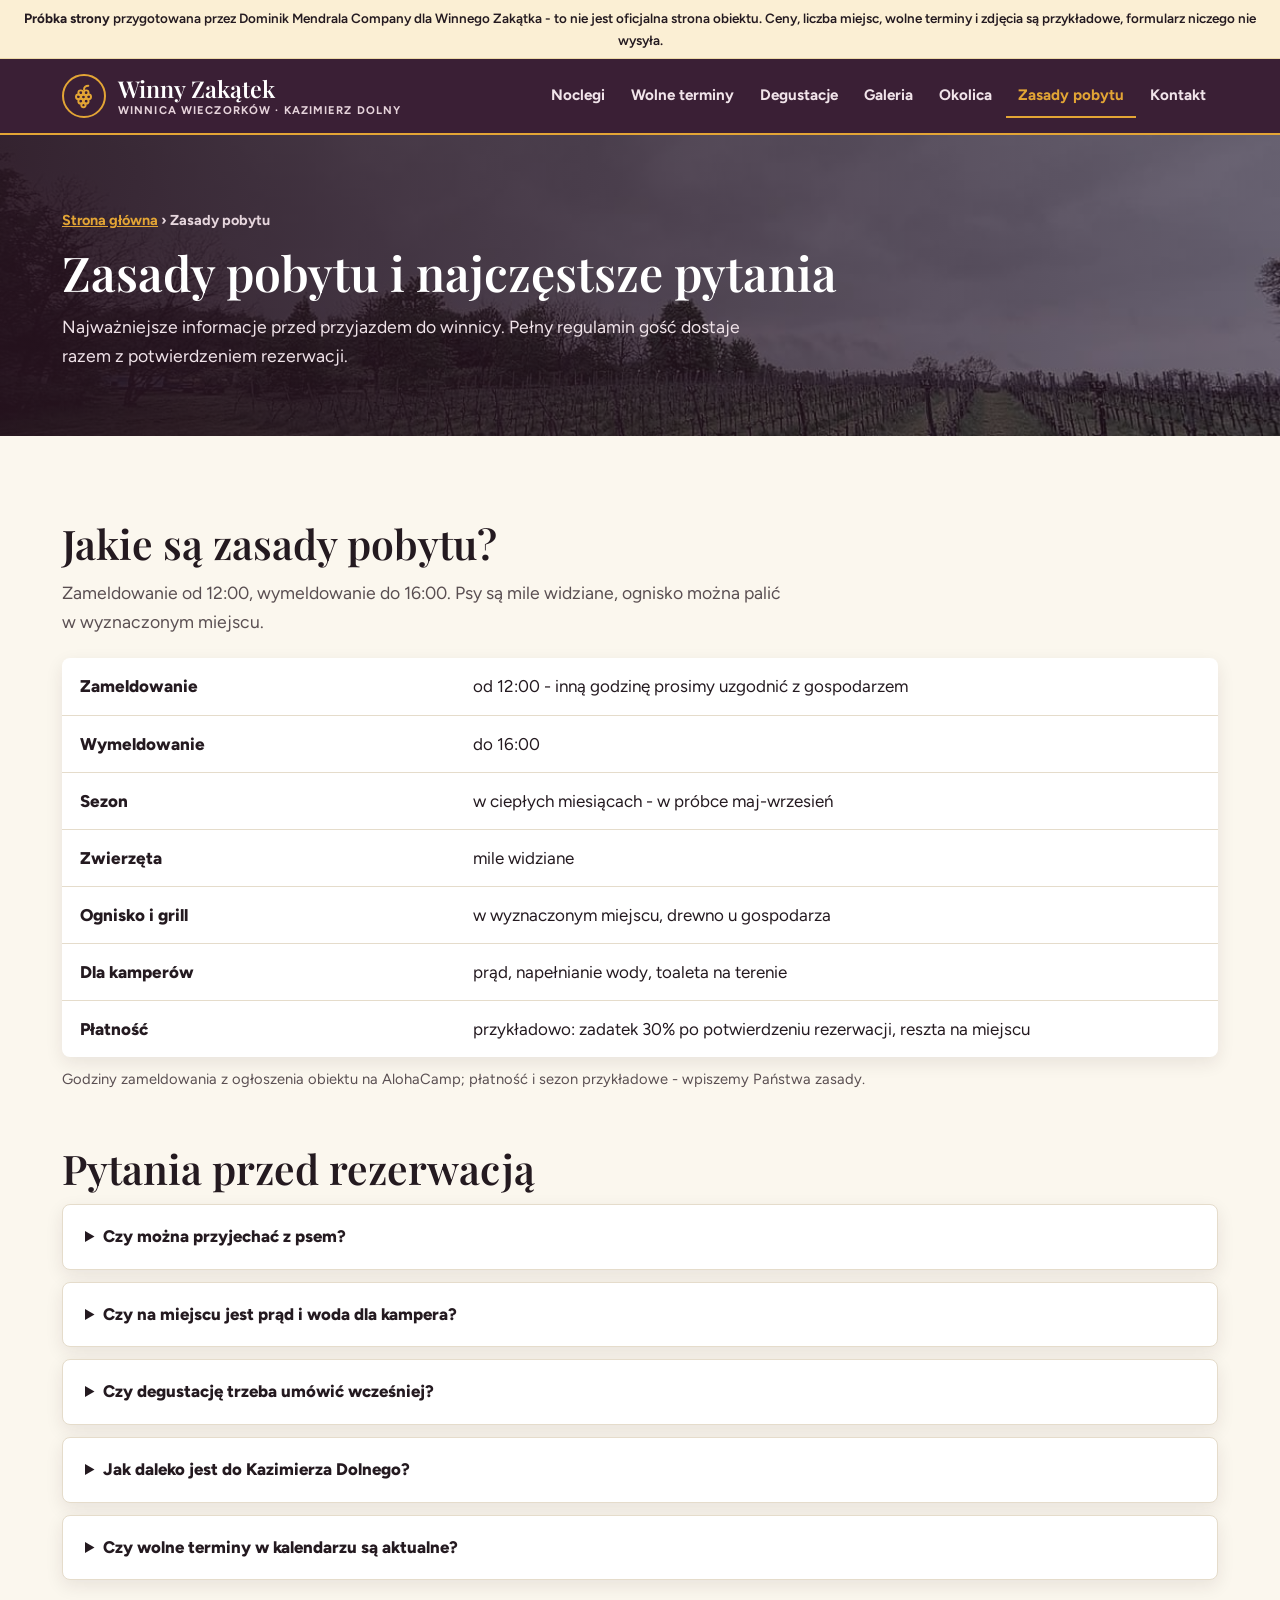
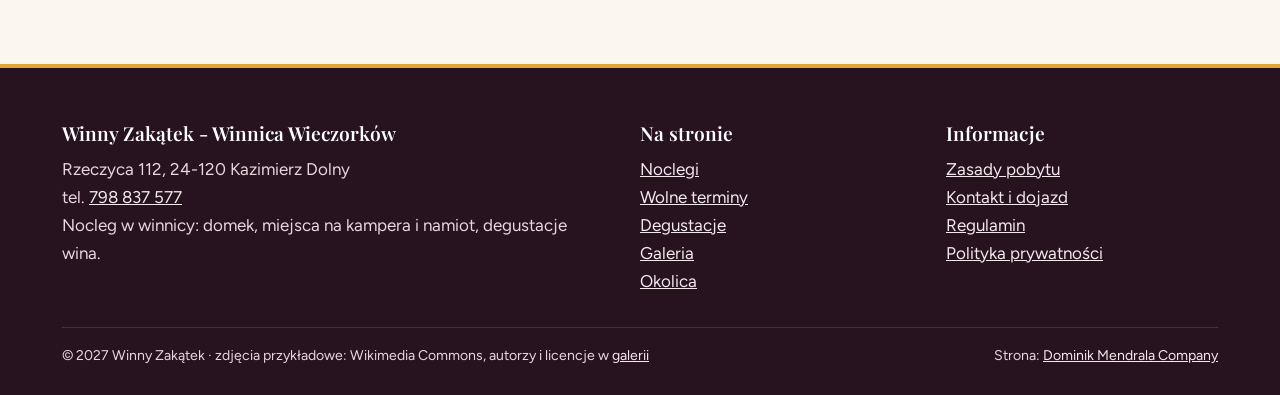
<file: zasady-pobytu/index.html>
<!DOCTYPE html>
<html lang="pl">
<head>
<meta charset="UTF-8">
<meta name="viewport" content="width=device-width, initial-scale=1">
<title>Zasady pobytu w winnicy - zameldowanie, zwierzęta, ognisko, cisza</title>
<meta name="description" content="Zameldowanie od 12:00, wymeldowanie do 16:00, psy mile widziane, ognisko i grill na miejscu, prąd i woda dla kamperów. Najczęstsze pytania gości winnicy.">
<meta name="robots" content="noindex, nofollow">
<link rel="preconnect" href="https://fonts.googleapis.com">
<link rel="preconnect" href="https://fonts.gstatic.com" crossorigin>
<link rel="stylesheet" href="https://fonts.googleapis.com/css2?family=Playfair+Display:ital,wght@0,500;0,600;0,700;1,500&family=Figtree:wght@400;500;600;700;800&display=swap">
<link rel="stylesheet" href="../assets/style.css?v=20261125f">
</head>
<body data-base="../" data-page="zasady-pobytu">
<div class="demo-bar"><span class="db-long"><b>Próbka strony</b> przygotowana przez Dominik Mendrala Company dla Winnego Zakątka - to nie jest oficjalna strona obiektu. Ceny, liczba miejsc, wolne terminy i zdjęcia są przykładowe, formularz niczego nie wysyła.</span><span class="db-short"><b>Próbka strony</b> - ceny, terminy i zdjęcia przykładowe</span></div>
<header>
  <div class="wrap nav">
    <a class="logo" href="../" aria-label="Winny Zakątek - strona główna">
      <span class="logo-mark"><svg width="26" height="26" viewBox="0 0 24 24" fill="none" stroke="currentColor" stroke-width="1.8" stroke-linecap="round" stroke-linejoin="round" aria-hidden="true"><path d="M12 6c0-2 1.5-3.5 4-3.5"/><circle cx="9" cy="9" r="2.2"/><circle cx="14" cy="9" r="2.2"/><circle cx="11.5" cy="13" r="2.2"/><circle cx="6.8" cy="12.8" r="2.2"/><circle cx="16.3" cy="12.8" r="2.2"/><circle cx="9" cy="16.8" r="2.2"/><circle cx="14" cy="16.8" r="2.2"/><circle cx="11.5" cy="20.4" r="2"/></svg></span>
      <span class="logo-txt">Winny Zakątek<small>Winnica Wieczorków · Kazimierz Dolny</small></span>
    </a>
    <ul class="menu"><li><a href="../noclegi/">Noclegi</a></li><li><a href="../rezerwacja/">Wolne terminy</a></li><li><a href="../degustacje/">Degustacje</a></li><li><a href="../galeria/">Galeria</a></li><li><a href="../okolica/">Okolica</a></li><li><a href="../zasady-pobytu/" class="on" aria-current="page">Zasady pobytu</a></li><li><a href="../kontakt/">Kontakt</a></li></ul>
    <button class="burger" type="button" aria-label="Menu" aria-expanded="false" onclick="const h=this.closest('header');h.classList.toggle('open');this.setAttribute('aria-expanded',h.classList.contains('open'))"><span></span><span></span><span></span></button>
  </div>
</header>
<main>
<section class="page-hero" style="--bg:url('../img/rzedy-winorosli.jpg')">
  <div class="wrap">
    <div class="crumbs"><a href="../">Strona główna</a> › Zasady pobytu</div>
    <h1>Zasady pobytu i najczęstsze pytania</h1>
    <p>Najważniejsze informacje przed przyjazdem do winnicy. Pełny regulamin gość dostaje razem z potwierdzeniem rezerwacji.</p>
  </div>
  <span class="sr-only">Rzędy winorośli</span>
</section>
<section><div class="wrap">
  <h2>Jakie są zasady pobytu?</h2>
  <p class="lead">Zameldowanie od 12:00, wymeldowanie do 16:00. Psy są mile widziane, ognisko można palić w wyznaczonym miejscu.</p>
  <table><tbody>
    <tr><th>Zameldowanie</th><td>od 12:00 - inną godzinę prosimy uzgodnić z gospodarzem</td></tr>
    <tr><th>Wymeldowanie</th><td>do 16:00</td></tr>
    <tr><th>Sezon</th><td>w ciepłych miesiącach - w próbce maj-wrzesień</td></tr>
    <tr><th>Zwierzęta</th><td>mile widziane</td></tr>
    <tr><th>Ognisko i grill</th><td>w wyznaczonym miejscu, drewno u gospodarza</td></tr>
    <tr><th>Dla kamperów</th><td>prąd, napełnianie wody, toaleta na terenie</td></tr>
    <tr><th>Płatność</th><td>przykładowo: zadatek 30% po potwierdzeniu rezerwacji, reszta na miejscu</td></tr>
  </tbody></table>
  <p class="note">Godziny zameldowania z ogłoszenia obiektu na AlohaCamp; płatność i sezon przykładowe - wpiszemy Państwa zasady.</p>
  <h2 style="margin-top:54px">Pytania przed rezerwacją</h2>
  <details><summary>Czy można przyjechać z psem?</summary><p>Tak, zwierzęta są mile widziane. Prosimy o informację w uwagach do rezerwacji.</p></details>
  <details><summary>Czy na miejscu jest prąd i woda dla kampera?</summary><p>Tak. Jest podłączenie do prądu, napełnianie wody i toaleta na terenie winnicy.</p></details>
  <details><summary>Czy degustację trzeba umówić wcześniej?</summary><p>Tak, najlepiej przy rezerwacji noclegu albo telefonicznie kilka dni wcześniej.</p></details>
  <details><summary>Jak daleko jest do Kazimierza Dolnego?</summary><p>8,3 km do rynku, ok. 13 minut autem.</p></details>
  <details><summary>Czy wolne terminy w kalendarzu są aktualne?</summary><p>Tak. Kalendarz pobiera rezerwacje z portali i blokuje zajęte dni, więc widzisz tylko terminy, które naprawdę są wolne.</p></details>
</div></section>
</main>
<footer>
  <div class="wrap">
    <div class="foot">
      <div>
        <h4>Winny Zakątek - Winnica Wieczorków</h4>
        <p>Rzeczyca 112, 24-120 Kazimierz Dolny<br>tel. <a href="tel:+48798837577">798 837 577</a><br>Nocleg w winnicy: domek, miejsca na kampera i namiot, degustacje wina.</p>
      </div>
      <div>
        <h4>Na stronie</h4>
        <p><a href="../noclegi/">Noclegi</a><br><a href="../rezerwacja/">Wolne terminy</a><br><a href="../degustacje/">Degustacje</a><br><a href="../galeria/">Galeria</a><br><a href="../okolica/">Okolica</a></p>
      </div>
      <div>
        <h4>Informacje</h4>
        <p><a href="../zasady-pobytu/">Zasady pobytu</a><br><a href="../kontakt/">Kontakt i dojazd</a><br><a href="#">Regulamin</a><br><a href="#">Polityka prywatności</a></p>
      </div>
    </div>
    <div class="copy"><span>© 2027 Winny Zakątek · zdjęcia przykładowe: Wikimedia Commons, autorzy i licencje w <a href="../galeria/#zrodla">galerii</a></span><span>Strona: <a href="https://dmcompany.com.pl">Dominik Mendrala Company</a></span></div>
  </div>
</footer>
<a class="btn btn-honey mobile-cta" href="../rezerwacja/">Sprawdź wolne terminy</a>

<script src="../assets/app.js?v=20261125f"></script>
</body>
</html>
</file>
<file: assets/style.css>
/* Wizualizacja - Winny Zakątek (próbka). Śliwka + miód + less, Playfair Display + Figtree. */
:root{
  --ink:#241a20; --ink-2:#3a2e33; --muted:#5a4f52; --line:#e5dccb;
  --plum:#3a1f35; --plum-d:#27131f; --plum-l:#efe2ea;
  --honey:#e3a535; --honey-d:#c4871c; --honey-l:#fbefd4;
  --wine:#9b3240; --vine:#56682a; --vine-l:#eaefdc;
  --paper:#fbf7ee; --loess:#f1e7d1; --white:#fff;
  --free:#4b6323; --free-l:#e9f0da; --busy:#9b3240; --busy-l:#f6e1e2;
  --head:"Playfair Display",Georgia,"Times New Roman",serif;
  --body:"Figtree",system-ui,-apple-system,"Segoe UI",Arial,sans-serif;
  --r:10px; --r-s:8px; --shadow:0 18px 44px rgba(39,19,31,.16); --shadow-s:0 6px 18px rgba(39,19,31,.09);
}
*{box-sizing:border-box;margin:0;padding:0}
html{scroll-behavior:smooth}
#kalendarz,#resultsHead,.cabin,#cennik{scroll-margin-top:70px}
body{font-family:var(--body);color:var(--ink);background:var(--paper);line-height:1.65;font-size:17px}
img{max-width:100%;display:block}
a{color:inherit}
button,input,select,textarea{font-family:inherit}
h1,h2,h3,h4{font-family:var(--head);font-weight:600;line-height:1.15;color:var(--ink)}
h2{font-size:clamp(1.8rem,3.3vw,2.55rem);margin-bottom:.7rem}
h3{font-size:1.32rem}
.wrap{max-width:1200px;margin:0 auto;padding:0 22px}
section{padding:84px 0}
.lead{color:var(--muted);max-width:720px;font-size:1.1rem}
.eyebrow{display:inline-flex;align-items:center;gap:10px;font-size:.8rem;font-weight:800;letter-spacing:.16em;text-transform:uppercase;color:var(--vine);margin-bottom:14px}
.eyebrow::before{content:"";width:26px;height:2px;background:currentColor}
.eyebrow.light{color:var(--honey)}
.muted{color:var(--muted)}
.sr-only{position:absolute;width:1px;height:1px;overflow:hidden;clip:rect(0 0 0 0)}

/* przyciski */
.btn{display:inline-flex;align-items:center;justify-content:center;gap:8px;border:0;border-radius:6px;padding:14px 26px;font-weight:800;font-size:1rem;cursor:pointer;text-decoration:none;transition:.2s;letter-spacing:.02em}
.btn-honey{background:var(--honey);color:var(--plum-d)}.btn-honey:hover{background:var(--honey-d)}
.btn-line{background:transparent;border:2px solid var(--plum);color:var(--plum);padding:12px 24px}.btn-line:hover{background:var(--plum);color:#fff}
.btn:disabled{opacity:.4;cursor:not-allowed}

/* pasek próbki */
.demo-bar{background:var(--honey-l);color:var(--ink);font-size:.84rem;text-align:center;padding:7px 14px;font-weight:600;border-bottom:1px solid #ecd9a8}
.db-short{display:none}

/* nagłówek - ciemna śliwka */
header{position:sticky;top:0;z-index:50;background:var(--plum);color:#f5ecef;box-shadow:0 2px 0 var(--honey)}
.nav{display:flex;align-items:center;justify-content:space-between;height:74px;gap:18px;position:relative}
.logo{display:flex;align-items:center;gap:12px;text-decoration:none;white-space:nowrap}
.logo-mark{width:44px;height:44px;border-radius:50%;border:2px solid var(--honey);display:grid;place-items:center;color:var(--honey)}
.logo-txt{font-family:var(--head);font-size:1.45rem;line-height:1;color:#fff;font-weight:600}
.logo-txt small{display:block;font-family:var(--body);font-size:.7rem;color:#e6d3db;letter-spacing:.1em;text-transform:uppercase;margin-top:5px;font-weight:700}
.menu{display:flex;gap:2px;list-style:none}
.menu a{display:block;text-decoration:none;font-weight:700;color:#f1e4ea;font-size:.95rem;white-space:nowrap;padding:8px 12px;border-bottom:2px solid transparent}
.menu a:hover{color:var(--honey)}
.menu a.on{color:var(--honey);border-bottom-color:var(--honey)}
.burger{display:none;background:rgba(255,255,255,.1);border:0;width:46px;height:46px;border-radius:8px;cursor:pointer;flex-direction:column;justify-content:center;align-items:center;gap:5px}
.burger span{display:block;width:20px;height:2px;background:#fff;border-radius:2px}
@media(max-width:1120px){
  .menu{display:none}.burger{display:flex}
  header.open .menu{display:flex;flex-direction:column;gap:0;position:absolute;left:-22px;right:-22px;top:74px;background:var(--plum-d);box-shadow:var(--shadow);padding:8px 22px 18px}
  header.open .menu a{padding:14px 6px;font-size:1.1rem;border-bottom:1px solid rgba(255,255,255,.08)}
}

/* hero strony głównej - pełne zdjęcie */
.hero{position:relative;padding:110px 0 120px;color:#fff;overflow:hidden;background:var(--plum-d)}
.hero .hero-bg{position:absolute;inset:0;width:100%;height:100%;object-fit:cover}
.hero::after{content:"";position:absolute;inset:0;background:linear-gradient(90deg,rgba(39,19,31,.9) 0%,rgba(39,19,31,.72) 45%,rgba(39,19,31,.25) 100%)}
.hero .wrap{position:relative;z-index:2}
.hero h1{color:#fff;font-size:clamp(2.3rem,4.6vw,3.8rem);max-width:820px;margin-bottom:18px}
.hero h1 em{color:var(--honey);font-style:italic;font-weight:500}
.hero .lead{color:#f3e8ec;font-size:1.18rem;margin-bottom:30px}
.hero .search{max-width:980px}
.hero-credit{position:absolute;right:10px;bottom:8px;z-index:2;font-size:.7rem;color:#e9dde2}
.hero-credit a{color:#e9dde2}

/* wyszukiwarka */
.search{background:#fff;border-radius:var(--r);box-shadow:var(--shadow);padding:16px;display:grid;grid-template-columns:1fr 1fr 1fr auto;gap:12px;align-items:end;border-top:4px solid var(--honey)}
.search label{display:flex;flex-direction:column;gap:6px;font-size:.78rem;font-weight:800;color:var(--muted);text-transform:uppercase;letter-spacing:.06em}
.search input,.search select{border:2px solid var(--line);border-radius:6px;font-size:1.04rem;font-weight:700;color:var(--ink);padding:11px 12px;background:var(--paper);outline:none;width:100%}
.search input:focus,.search select:focus{border-color:var(--plum)}
.search .btn{padding:15px 26px;white-space:nowrap}
@media(max-width:860px){.search{grid-template-columns:1fr 1fr}.search .btn{grid-column:1/-1;width:100%}.search label:nth-child(3){grid-column:1/-1}}

/* pasek liczb */
.facts{background:var(--loess);padding:34px 0;border-bottom:1px solid var(--line)}
.facts .wrap{display:grid;grid-template-columns:repeat(4,1fr);gap:20px}
.fact{border-left:3px solid var(--honey);padding-left:16px}
.fact strong{display:block;font-family:var(--head);font-size:2.2rem;line-height:1;color:var(--plum)}
.fact span{display:block;margin-top:8px;color:var(--ink-2);font-size:.98rem}

/* karty noclegów */
.cards{display:grid;grid-template-columns:repeat(3,1fr);gap:26px;margin-top:36px}
.card{background:#fff;border-radius:var(--r);overflow:hidden;box-shadow:var(--shadow-s);display:flex;flex-direction:column;border:1px solid var(--line)}
.card-img{position:relative}
.card-img img{width:100%;aspect-ratio:4/3;object-fit:cover;height:auto}
.price-pill{position:absolute;left:0;bottom:0;background:var(--plum);color:#f3e8ec;padding:7px 14px;font-size:.9rem;font-weight:700;border-top-right-radius:8px}
.price-pill b{color:var(--honey);font-size:1.08rem}
.card-body{padding:22px;display:flex;flex-direction:column;gap:10px;flex:1}
.card-body p{color:var(--muted)}
.card-foot{display:flex;align-items:center;justify-content:space-between;gap:12px;margin-top:auto;padding-top:14px;border-top:1px solid var(--line)}
.card-foot .btn{flex:1;white-space:nowrap;padding:11px 14px;font-size:.94rem}
.tag{display:inline-block;background:var(--vine-l);color:var(--vine);font-weight:800;font-size:.84rem;border-radius:4px;padding:3px 10px;width:max-content}

/* sekcje */
.split{display:grid;grid-template-columns:1fr 1fr;gap:54px;align-items:center}
.ph-fig{position:relative;margin:0}
.ph-fig img{width:100%;border-radius:var(--r);aspect-ratio:4/3;object-fit:cover;height:auto}
.ph-fig figcaption,.attr figcaption{position:absolute;right:0;bottom:0;background:rgba(0,0,0,.55);color:#fff;font-size:.68rem;padding:3px 9px;border-top-left-radius:8px;max-width:100%}
.ph-fig figcaption a,.attr figcaption a{color:#fff}
.ticks{list-style:none;display:grid;grid-template-columns:1fr 1fr;gap:12px 22px;margin-top:22px}
.ticks li{padding-left:28px;position:relative;font-weight:600}
.ticks li::before{content:"";position:absolute;left:0;top:7px;width:14px;height:14px;border-radius:50%;background:var(--vine)}
.ticks.light li{color:#f3e8ec}
.ticks.light li::before{background:var(--honey)}
.band-plum{background:var(--plum);color:#f3e8ec}
.band-plum h2{color:#fff}
.band-plum .lead{color:#e6d6dd}
.band-loess{background:var(--loess)}

/* opinie */
.rating-box{margin-top:28px;background:#fff;border-radius:var(--r);padding:30px;display:grid;grid-template-columns:220px 1fr;gap:34px;align-items:center;box-shadow:var(--shadow-s);border:1px solid var(--line)}
.rb-score{text-align:center;border-right:1px solid var(--line);padding-right:20px}
.rb-score b{display:block;font-family:var(--head);font-size:3.6rem;line-height:1;color:var(--plum)}
.stars{display:block;font-size:1.5rem;letter-spacing:3px;color:var(--honey);margin:6px 0}
.rb-score small{color:var(--muted);font-weight:700}
.rb-topics{list-style:none;display:grid;gap:12px}
.rb-topics li{padding-left:18px;border-left:3px solid var(--honey);color:var(--muted)}
.rb-topics b{color:var(--ink)}

/* baner z przyciskiem */
.cta-band{background:var(--plum);color:#fff;border-radius:var(--r);padding:36px 40px;display:flex;justify-content:space-between;align-items:center;gap:22px;flex-wrap:wrap;margin-top:50px}
.cta-band h3{color:#fff;font-size:1.7rem}
.cta-band p{color:#e6d6dd}
.cta-band .btn{background:var(--honey);color:var(--plum-d)}.cta-band .btn:hover{background:#fff}

/* nagłówek podstron - zdjęcie w tle */
.page-hero{position:relative;padding:76px 0 66px;background:var(--plum-d) var(--bg) center/cover no-repeat;color:#fff}
.page-hero::before{content:"";position:absolute;inset:0;background:linear-gradient(90deg,rgba(39,19,31,.92),rgba(39,19,31,.6))}
.page-hero .wrap{position:relative}
.page-hero h1{color:#fff;font-size:clamp(2rem,4vw,3rem);margin-bottom:12px;max-width:820px}
.page-hero p{color:#f0e3e9;font-size:1.1rem;max-width:700px}
.crumbs{font-size:.9rem;color:#e6d6dd;margin-bottom:12px;font-weight:700}
.crumbs a{color:var(--honey)}

/* noclegi - szczegóły */
.cabin{display:grid;grid-template-columns:1.1fr 1fr;gap:44px;align-items:start;padding:54px 0;border-bottom:1px solid var(--line)}
.pics{display:grid;grid-template-columns:1fr 1fr;gap:10px}
.pics img{width:100%;height:100%;object-fit:cover;border-radius:var(--r-s);aspect-ratio:4/3}
.pics img:first-child{grid-column:1/-1;aspect-ratio:16/10}
.equip{columns:2;list-style:none;margin:16px 0 22px}
.equip li{margin-bottom:6px;break-inside:avoid;padding-left:22px;position:relative}
.equip li::before{content:"";position:absolute;left:0;top:10px;width:9px;height:9px;border-radius:50%;background:var(--vine)}
.price-line{color:var(--muted)}
.price-line b{font-family:var(--head);font-size:1.8rem;color:var(--plum)}

/* tabele */
table{width:100%;border-collapse:separate;border-spacing:0;margin-top:22px;background:#fff;border-radius:var(--r-s);overflow:hidden;box-shadow:var(--shadow-s)}
th,td{text-align:left;padding:14px 18px;border-bottom:1px solid var(--line);vertical-align:top}
tr:last-child th,tr:last-child td{border-bottom:0}
thead th{background:var(--plum);color:#fff;font-weight:700}
tbody th{width:34%;font-weight:800}
.note{font-size:.92rem;color:var(--muted);margin-top:10px}

/* rezerwacja */
.steps{display:flex;gap:10px;flex-wrap:wrap;margin-bottom:20px}
.steps span{background:#fff;border:1px solid var(--line);border-radius:6px;padding:8px 16px;font-weight:800;font-size:.92rem;color:var(--muted)}
.steps span b{display:inline-grid;place-items:center;width:24px;height:24px;border-radius:50%;background:var(--plum);color:#fff;margin-right:8px;font-size:.8rem}
.search.inline{box-shadow:var(--shadow-s)}
.results-head{margin-top:36px;font-size:1.4rem}
.results{display:grid;gap:18px;margin-top:16px}
.result{display:grid;grid-template-columns:250px 1fr 250px;background:#fff;border-radius:var(--r);overflow:hidden;box-shadow:var(--shadow-s);border:1px solid var(--line)}
.result img{width:100%;height:100%;min-height:180px;object-fit:cover}
.r-body{padding:20px 22px;display:flex;flex-direction:column;gap:6px}
.r-body ul{list-style:none;color:var(--muted);font-size:.98rem}
.r-body li::before{content:"· ";color:var(--vine);font-weight:800}
.r-side{padding:20px 22px;display:flex;flex-direction:column;justify-content:center;align-items:flex-end;text-align:right;gap:10px;background:var(--paper)}
.r-side .total{font-family:var(--head);font-size:1.85rem;line-height:1;color:var(--plum)}
.r-side small{color:var(--muted);font-size:.88rem}
.result.taken img{filter:grayscale(.8);opacity:.6}
.avail{font-size:.86rem;font-weight:800;border-radius:4px;padding:4px 12px}
.avail.free{background:var(--free-l);color:var(--free)}
.avail.taken{background:var(--busy-l);color:var(--busy)}
@media(max-width:900px){.result{grid-template-columns:1fr}.result img{max-height:220px}.r-side{align-items:flex-start;text-align:left}}

/* kalendarz */
.cal-box{background:#fff;border-radius:var(--r);box-shadow:var(--shadow);padding:28px;margin-top:28px;display:grid;grid-template-columns:1fr 330px;gap:32px}
.tabs{display:flex;gap:8px;margin-bottom:18px;overflow-x:auto;padding-bottom:4px}
.tab{border:2px solid var(--line);background:#fff;border-radius:6px;padding:9px 16px;font-weight:800;cursor:pointer;font-size:.94rem;color:var(--ink);white-space:nowrap}
.tab.on{border-color:var(--plum);background:var(--plum);color:#fff}
.cal-head{display:flex;align-items:center;justify-content:space-between;margin-bottom:12px}
.cal-head strong{font-family:var(--head);font-size:1.2rem}
.cal-head button{width:44px;height:44px;border-radius:50%;border:2px solid var(--line);background:#fff;font-size:1.3rem;cursor:pointer;color:var(--ink)}
.cal-head button:disabled{opacity:.3;cursor:default}
.months{display:grid;grid-template-columns:1fr 1fr;gap:30px}
.month h4{text-align:center;font-size:1.15rem;margin-bottom:10px;text-transform:capitalize}
.grid{display:grid;grid-template-columns:repeat(7,1fr);gap:4px}
.dow{text-align:center;font-size:.76rem;font-weight:800;color:var(--muted);padding:4px 0;text-transform:uppercase}
.day{aspect-ratio:1;display:flex;flex-direction:column;align-items:center;justify-content:center;border-radius:6px;font-size:.96rem;font-weight:700;cursor:pointer;border:0;background:var(--paper);color:var(--ink);line-height:1.1}
.day small{font-size:.6rem;font-weight:700;color:var(--free);margin-top:2px}
.day.hot small{color:var(--wine)}
.day:hover:not(:disabled){outline:2px solid var(--plum)}
.day.empty{background:transparent;cursor:default}
.day.busy{background:repeating-linear-gradient(135deg,#efe9dd,#efe9dd 4px,#e4dccb 4px,#e4dccb 8px);color:#a39785;text-decoration:line-through;cursor:not-allowed}
.day.off{background:transparent;color:#cbbfae;cursor:not-allowed}
.day.in-range{background:var(--plum-l);color:var(--plum);border-radius:3px}
.day.start,.day.end{background:var(--plum);color:#fff}
.day.start small,.day.end small,.day.in-range small{color:inherit}
.legend{display:flex;flex-wrap:wrap;gap:16px;margin-top:16px;font-size:.9rem;color:var(--muted)}
.legend i{display:inline-block;width:15px;height:15px;border-radius:4px;vertical-align:-3px;margin-right:6px}
.sync{margin-top:16px;background:var(--honey-l);border-radius:8px;padding:12px 16px;font-size:.95rem;font-weight:600}
.summary{background:var(--paper);border:1px solid var(--line);border-radius:var(--r-s);padding:22px;align-self:start;position:sticky;top:96px}
.summary h3{margin-bottom:12px}
.direct{background:var(--free-l);color:var(--free);font-weight:800;font-size:.9rem;border-radius:6px;padding:9px 12px;margin-bottom:12px}
.sum-row{display:flex;justify-content:space-between;gap:10px;padding:8px 0;border-bottom:1px dashed #d9ccb4}
.sum-row span:first-child{color:var(--muted)}
.sum-row span:last-child{text-align:right;font-weight:700}
.sum-total{display:flex;justify-content:space-between;align-items:baseline;margin:16px 0}
.sum-total b{font-family:var(--head);font-size:1.9rem;color:var(--plum)}
.summary .btn{width:100%}
.hint{font-size:.9rem;color:var(--muted);margin-top:12px}
@media(max-width:980px){.cal-box{grid-template-columns:1fr;padding:18px}.summary{position:static}}
@media(max-width:640px){.months{grid-template-columns:1fr}.months .month:nth-child(2){display:none}}

/* galeria */
.gallery{display:grid;grid-template-columns:repeat(3,1fr);gap:12px;margin-top:10px}
.gallery button{border:0;padding:0;cursor:zoom-in;border-radius:var(--r-s);overflow:hidden;background:var(--loess);aspect-ratio:4/3}
.gallery button.tall{grid-row:span 2;aspect-ratio:auto}
.gallery img{width:100%;height:100%;object-fit:cover;transition:.35s}
.gallery button:hover img{transform:scale(1.04)}
.lightbox{position:fixed;inset:0;background:rgba(24,12,20,.94);display:none;align-items:center;justify-content:center;z-index:100;padding:20px}
.lightbox.on{display:flex}
.lightbox img{max-height:86vh;border-radius:8px}
.lb-btn{position:absolute;top:50%;transform:translateY(-50%);background:rgba(255,255,255,.16);color:#fff;border:0;width:54px;height:54px;border-radius:50%;font-size:1.7rem;cursor:pointer}
.lb-prev{left:18px}.lb-next{right:18px}
.lb-close{position:absolute;top:16px;right:20px;background:none;border:0;color:#fff;font-size:2.2rem;cursor:pointer}
.mini-gal{display:grid;grid-template-columns:repeat(3,1fr);gap:14px;margin-top:34px}
.mini-gal img{aspect-ratio:1}

/* okolica */
.attr-grid{display:grid;grid-template-columns:repeat(3,1fr);gap:26px;margin-top:30px}
.attr-grid.two-col{grid-template-columns:1fr 1fr}
.attr{background:#fff;border-radius:var(--r);overflow:hidden;box-shadow:var(--shadow-s);display:flex;flex-direction:column;border:1px solid var(--line)}
.attr figure{position:relative;margin:0}
.attr img{width:100%;aspect-ratio:3/2;object-fit:cover;height:auto}
.attr-body{padding:20px 22px;display:flex;flex-direction:column;gap:8px}
.attr-body p{color:var(--muted)}
.km{display:inline-block;background:var(--honey-l);color:var(--ink-2);font-weight:800;font-size:.86rem;border-radius:4px;padding:4px 12px;width:max-content;max-width:100%}
.map{border-radius:var(--r);overflow:hidden;margin-top:24px;box-shadow:var(--shadow-s);background:var(--loess)}
.map iframe{display:block;width:100%;height:380px;border:0}
.credits{font-size:.88rem;color:var(--muted);margin-top:34px}
.credits a{color:var(--muted)}

/* FAQ */
details{background:#fff;border-radius:var(--r-s);padding:18px 22px;margin-top:12px;box-shadow:var(--shadow-s);border:1px solid var(--line)}
summary{font-weight:800;cursor:pointer;font-size:1.05rem}
details p{margin-top:10px;color:var(--muted)}

/* kontakt */
.contact-grid{display:grid;grid-template-columns:1fr 1.2fr;gap:36px;align-items:start}
.contact-card{background:#fff;border-radius:var(--r);padding:28px;box-shadow:var(--shadow-s);display:flex;flex-direction:column;gap:16px;border:1px solid var(--line)}
.contact-card b{display:block;font-size:.8rem;text-transform:uppercase;letter-spacing:.08em;color:var(--vine)}
.ph{color:var(--muted);font-style:italic}

/* stopka */
footer{background:var(--plum-d);color:#e6d6dd;padding:54px 0 28px;border-top:4px solid var(--honey)}
.foot{display:grid;grid-template-columns:2fr 1fr 1fr;gap:34px}
footer h4{font-size:1.2rem;margin-bottom:10px;color:#fff}
footer a{color:#f3e8ec}
.copy{border-top:1px solid rgba(255,255,255,.12);margin-top:32px;padding-top:16px;font-size:.88rem;display:flex;justify-content:space-between;flex-wrap:wrap;gap:10px}

/* okna formularzy */
.modal{position:fixed;inset:0;background:rgba(24,12,20,.6);display:none;align-items:center;justify-content:center;z-index:120;padding:16px}
.modal.on{display:flex}
.modal-box{background:#fff;border-radius:var(--r);max-width:520px;width:100%;max-height:92vh;overflow:auto;padding:28px;position:relative;border-top:5px solid var(--honey)}
.modal-box .x{position:absolute;top:12px;right:18px;border:0;background:none;font-size:1.8rem;cursor:pointer;color:var(--muted)}
.mini{background:var(--paper);border-radius:8px;padding:12px 14px;margin-top:10px}
.f{display:flex;flex-direction:column;gap:6px;margin-top:12px;font-size:.94rem;font-weight:700}
.f input,.f textarea,.f select{border:2px solid var(--line);border-radius:6px;padding:12px;font:inherit;font-weight:500;background:var(--paper);width:100%}
.two{display:grid;grid-template-columns:1fr 1fr;gap:12px}
.addon{background:var(--honey-l);border-radius:8px;padding:12px 14px;margin-top:14px}
.chk-big{display:flex;gap:10px;align-items:flex-start;cursor:pointer}
.chk-big input{width:20px;height:20px;margin-top:3px;accent-color:var(--plum)}
.chk-big small{color:var(--muted);font-weight:600}
.chk{display:flex;gap:8px;align-items:flex-start;font-size:.88rem;color:var(--muted);margin-top:12px}
.modal-total{border-top:1px solid var(--line);padding-top:12px}
.ok-msg{display:none;text-align:center;padding:20px 0}
.ok-msg .ico{width:66px;height:66px;border-radius:50%;background:var(--free-l);color:var(--free);display:grid;place-items:center;font-size:2rem;margin:0 auto 12px}

.mobile-cta{display:none}

@media(max-width:980px){
  .split,.contact-grid{grid-template-columns:1fr;gap:30px}
  .cards,.attr-grid{grid-template-columns:1fr 1fr}
  .cabin{grid-template-columns:1fr;gap:24px}
  .facts .wrap{grid-template-columns:1fr 1fr}
  .foot{grid-template-columns:1fr}
  .rating-box{grid-template-columns:1fr}
  .rb-score{border-right:0;border-bottom:1px solid var(--line);padding:0 0 18px}
}

/* telefon */
@media(max-width:700px){
  body{font-size:17.5px}
  section{padding:50px 0}
  h2{font-size:1.75rem}
  .lead{font-size:1.07rem;color:#4a3f43}
  .demo-bar{font-size:.8rem;padding:6px 10px}
  .db-long{display:none}.db-short{display:inline}
  .nav{height:66px}
  header.open .menu{top:66px}
  .logo-mark{width:40px;height:40px}
  .logo-txt{font-size:1.28rem}
  .logo-txt small{font-size:.64rem}
  .hero{padding:46px 0 54px}
  .hero::after{background:linear-gradient(180deg,rgba(39,19,31,.82),rgba(39,19,31,.9))}
  .hero h1{font-size:2.05rem}
  .hero .lead{font-size:1.07rem;margin-bottom:22px}
  .search{padding:14px;gap:10px}
  .search input,.search select{font-size:1.05rem;padding:12px}
  .cards,.attr-grid,.attr-grid.two-col{grid-template-columns:1fr;gap:20px}
  .fact strong{font-size:1.8rem}
  .ticks{grid-template-columns:1fr}
  .rating-box{padding:22px}
  .cta-band{padding:26px 22px}.cta-band .btn{width:100%}
  .page-hero{padding:44px 0 40px}
  .page-hero h1{font-size:1.9rem}
  .page-hero p{font-size:1.1rem}
  .eyebrow{font-size:.74rem;letter-spacing:.12em}
  .steps{display:grid;grid-template-columns:repeat(3,1fr);gap:6px}
  .steps span{padding:8px 6px;font-size:.8rem;text-align:center;line-height:1.25}
  .steps span b{display:grid;margin:0 auto 4px}
  .cabin{padding:34px 0}
  .equip{columns:1}
  .gallery{grid-template-columns:1fr 1fr;gap:8px}
  .gallery button.tall{grid-row:auto;aspect-ratio:4/3}
  .mini-gal{grid-template-columns:1fr;gap:12px}
  .mini-gal img{aspect-ratio:4/3}
  .tab{padding:8px 13px;font-size:.92rem}
  .cal-head strong{font-size:.98rem;text-align:center}
  body[data-page="rezerwacja"] .mobile-cta{display:none}
  body[data-page="rezerwacja"] footer{padding-bottom:28px}
  .day{font-size:1rem}
  .r-side .btn{width:100%}
  th,td{display:block;width:100%;padding:10px 16px}
  tbody th{border-bottom:0;padding-bottom:0;width:100%;padding-top:12px}
  thead{display:none}
  td[data-label]{display:flex;justify-content:space-between;gap:12px;padding:6px 16px}
  td[data-label]::before{content:attr(data-label);color:var(--muted);font-weight:600}
  tr{display:block;border-bottom:1px solid var(--line);padding-bottom:8px}
  td{border-bottom:0}
  .card-foot{flex-direction:column;align-items:stretch}
  .card-foot .btn,.split .btn,.contact-card .btn{width:100%}
  .two{grid-template-columns:1fr}
  .map iframe{height:300px}
  .mobile-cta{display:flex;position:fixed;left:10px;right:10px;bottom:10px;z-index:60;box-shadow:var(--shadow);padding:15px}
  footer{padding-bottom:96px}
  .hero-credit{font-size:.62rem}
}
.cal-box>*,.cards>*,.attr-grid>*,.results>*,.split>*,.contact-grid>*,.cabin>*,.result>*,.rating-box>*,.search>*{min-width:0}
</file>
